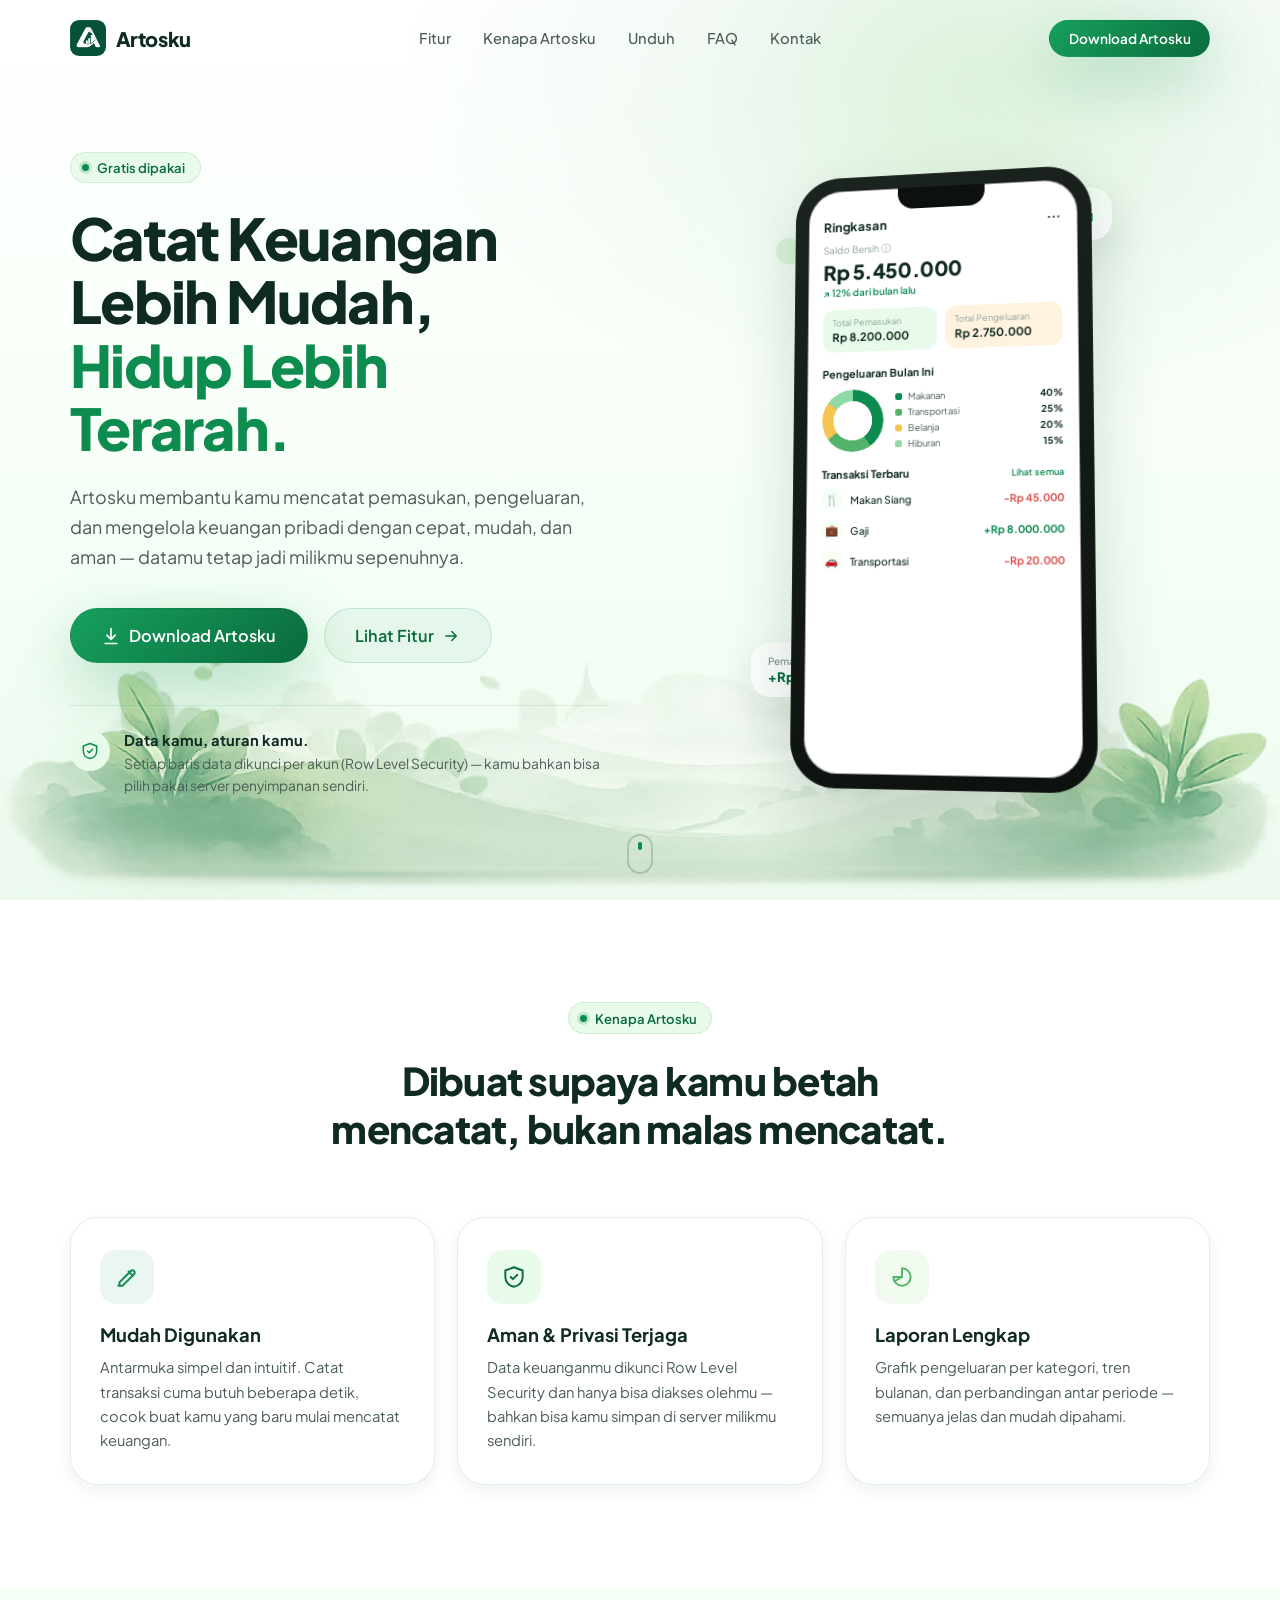
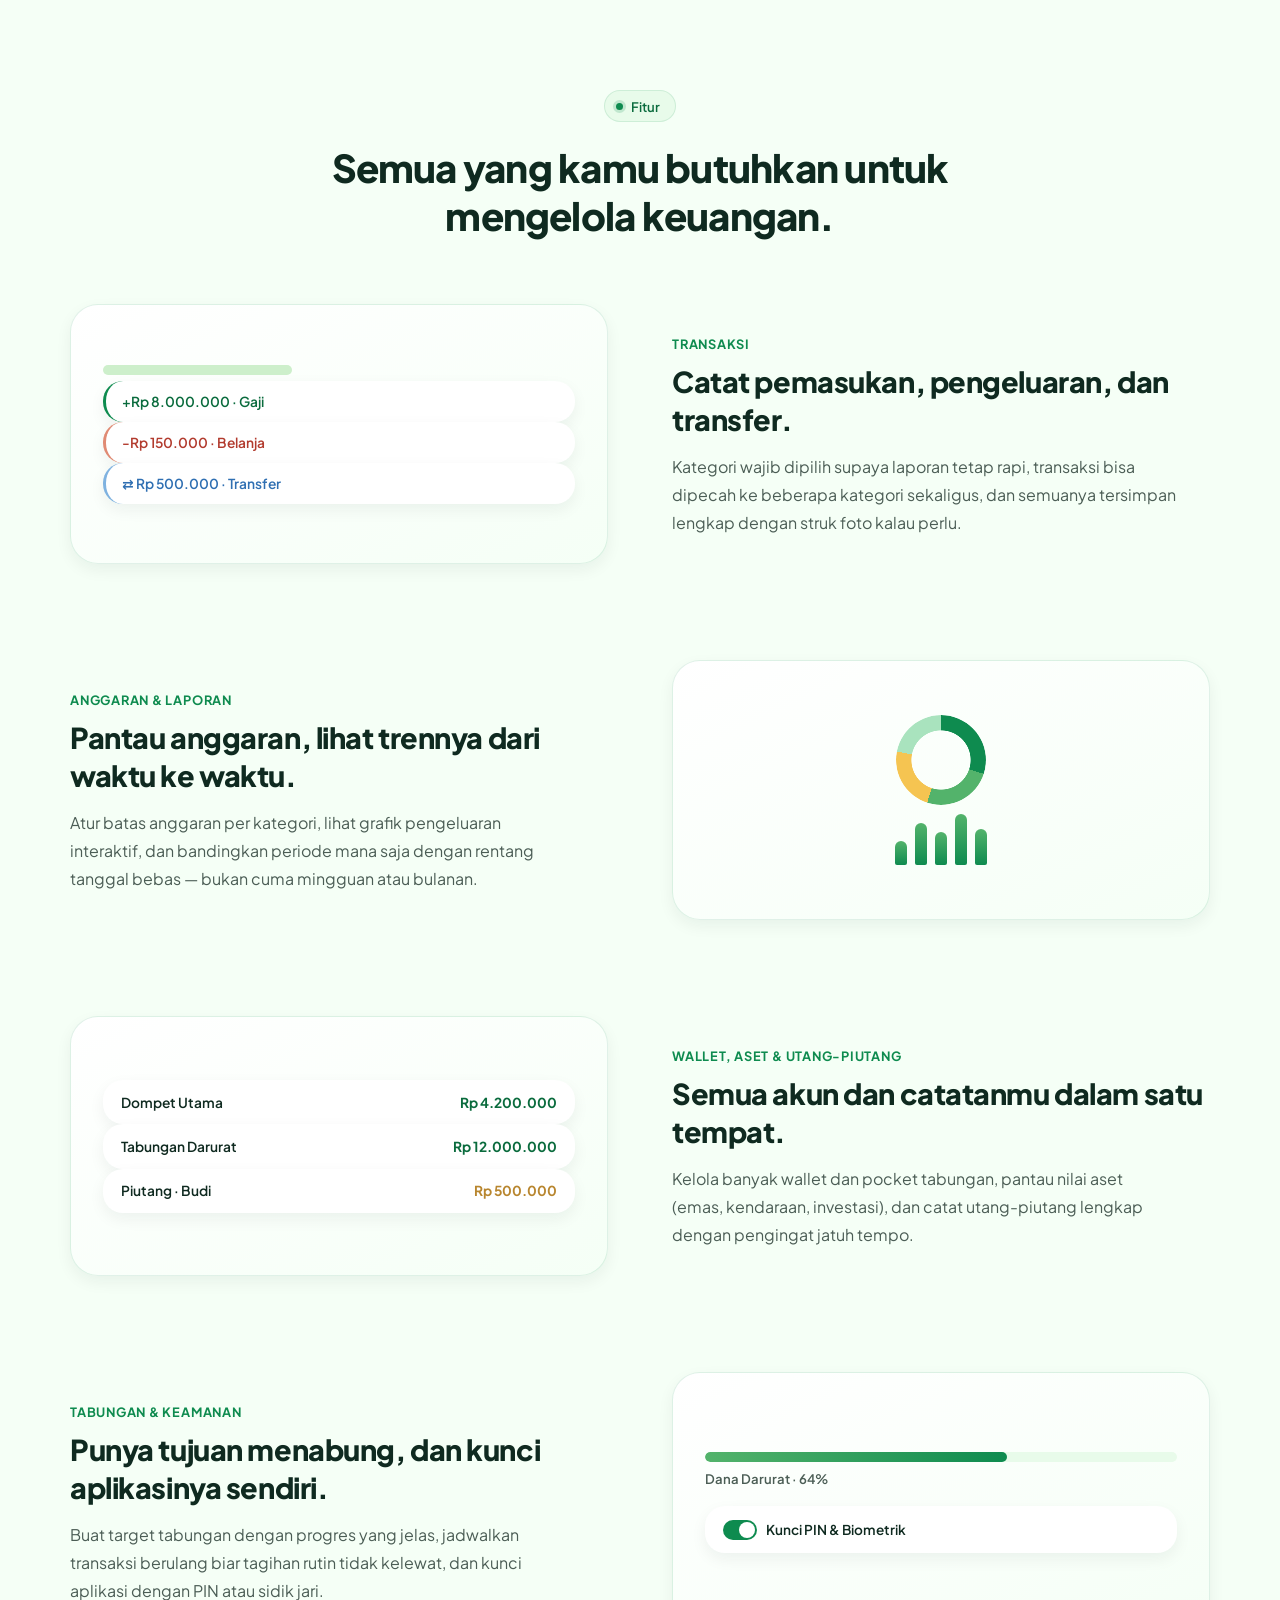
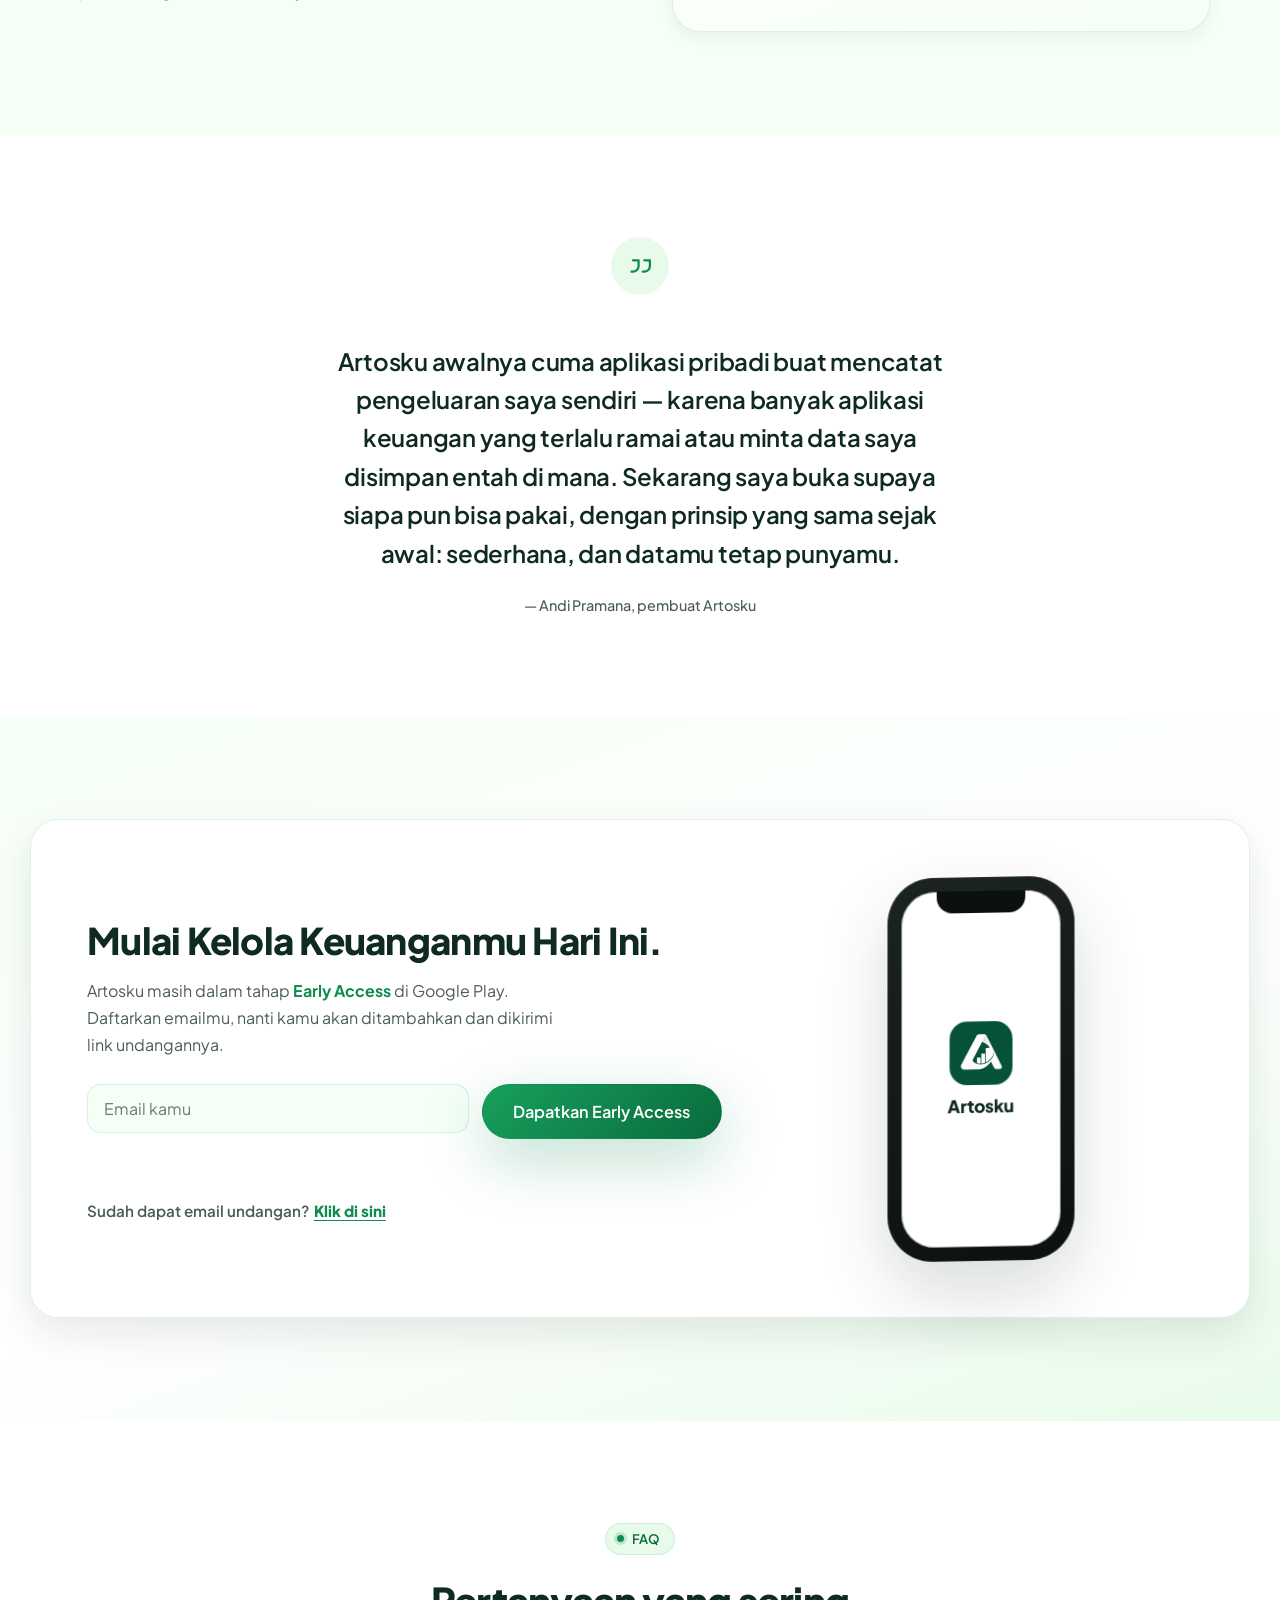
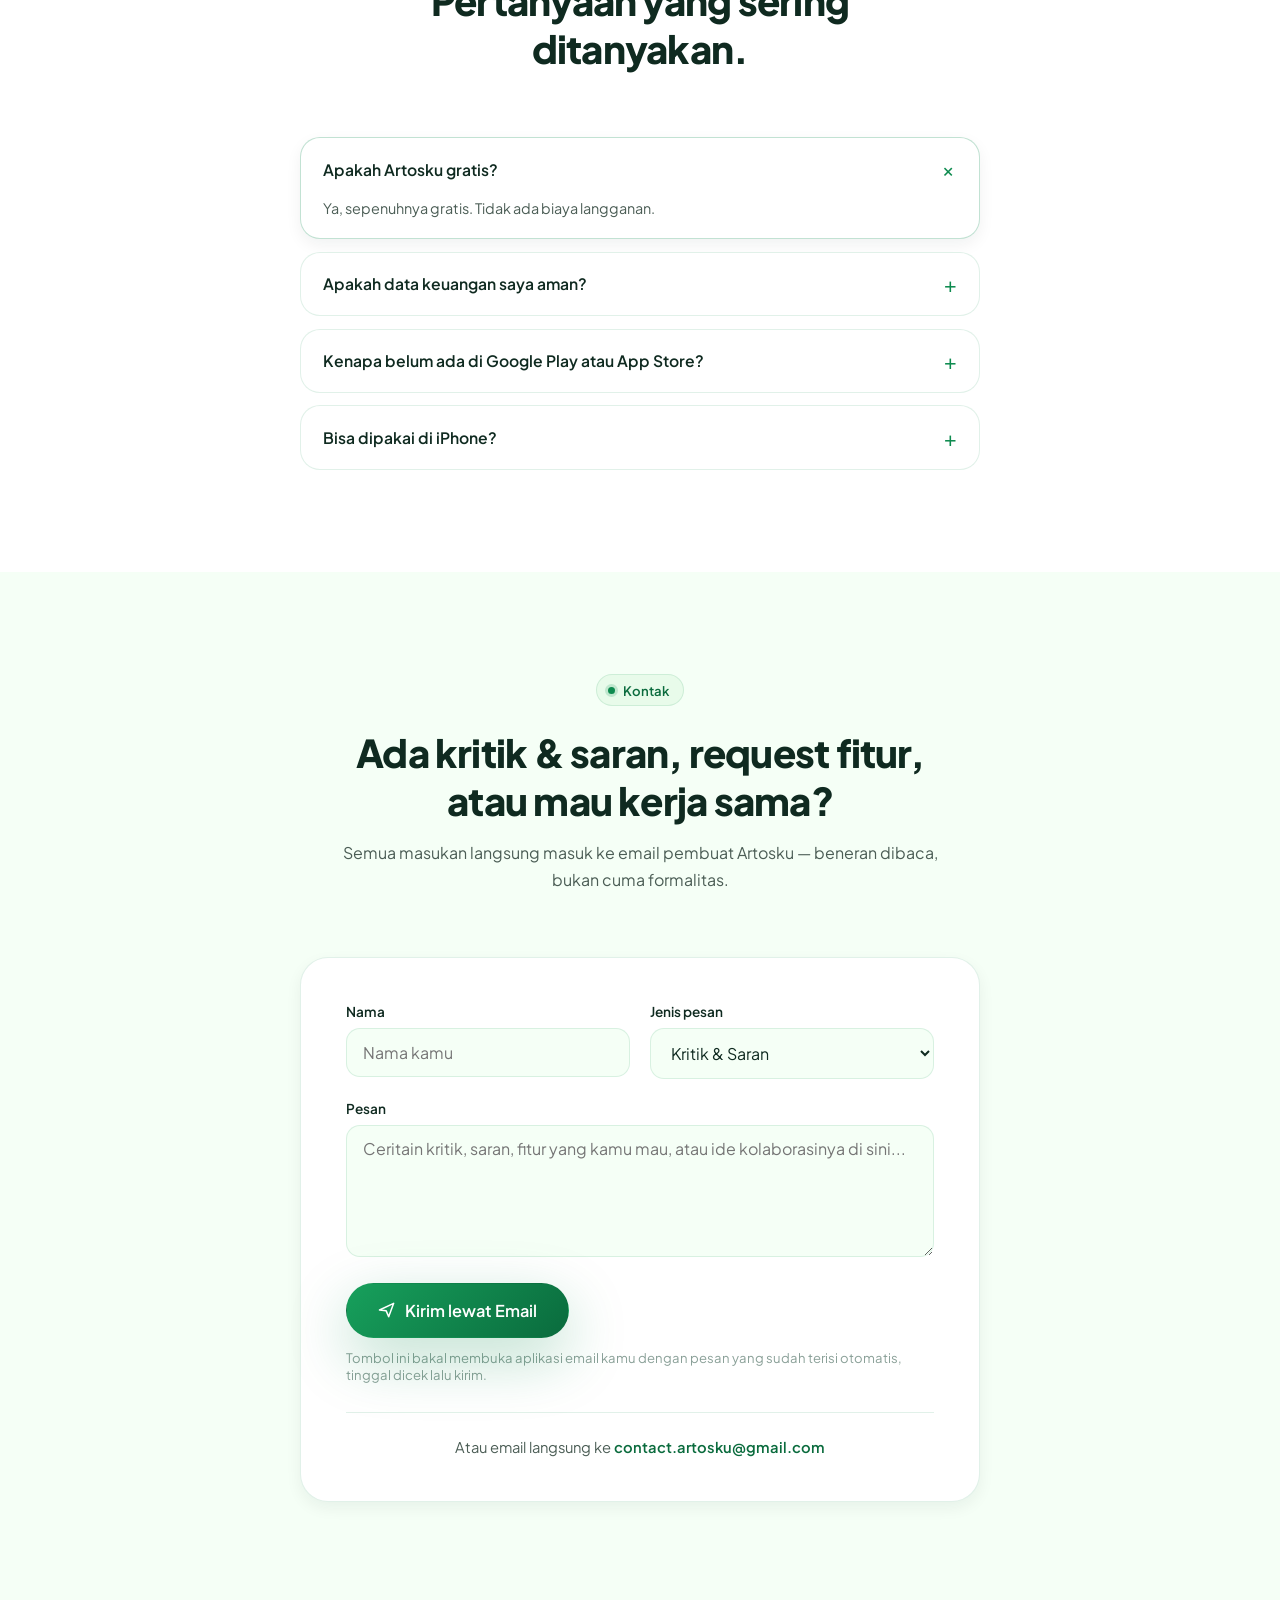
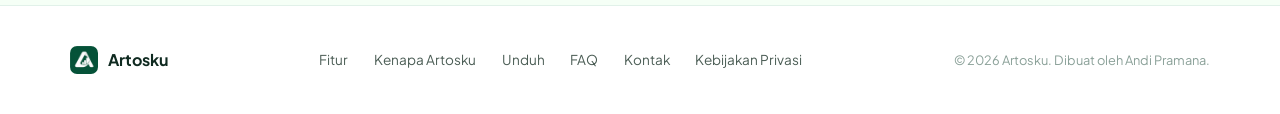
<file: index.html>
<!doctype html>
<html lang="id">
<head>
<meta charset="UTF-8" />
<meta name="viewport" content="width=device-width, initial-scale=1, viewport-fit=cover" />
<title>Artosku — Catat Keuangan Lebih Mudah, Hidup Lebih Terarah</title>
<meta name="description" content="Artosku membantu kamu mencatat pemasukan, pengeluaran, dan mengelola keuangan pribadi dengan cepat, mudah, dan aman. Data kamu, aturan kamu." />
<meta name="theme-color" content="#0E8B4F" />

<meta property="og:type" content="website" />
<meta property="og:title" content="Artosku — Catat Keuangan Lebih Mudah, Hidup Lebih Terarah" />
<meta property="og:description" content="Artosku membantu kamu mencatat pemasukan, pengeluaran, dan mengelola keuangan pribadi dengan cepat, mudah, dan aman." />
<meta property="og:image" content="assets/og-cover.png" />
<meta name="twitter:card" content="summary_large_image" />
<meta name="twitter:title" content="Artosku — Catat Keuangan Lebih Mudah, Hidup Lebih Terarah" />
<meta name="twitter:description" content="Artosku membantu kamu mencatat pemasukan, pengeluaran, dan mengelola keuangan pribadi dengan cepat, mudah, dan aman." />

<link rel="icon" href="assets/logo-mark.png" type="image/png" />
<link rel="apple-touch-icon" href="assets/logo-mark.png" />

<link rel="preconnect" href="https://fonts.googleapis.com" />
<link rel="preconnect" href="https://fonts.gstatic.com" crossorigin />
<link href="https://fonts.googleapis.com/css2?family=Plus+Jakarta+Sans:ital,wght@0,400;0,500;0,600;0,700;0,800;1,500&display=swap" rel="stylesheet" />

<link rel="stylesheet" href="css/styles.css" />

<script type="application/ld+json">
{
  "@context": "https://schema.org",
  "@type": "MobileApplication",
  "name": "Artosku",
  "operatingSystem": "ANDROID",
  "applicationCategory": "FinanceApplication",
  "description": "Aplikasi pencatatan keuangan pribadi — pemasukan, pengeluaran, anggaran, dan laporan.",
  "offers": { "@type": "Offer", "price": "0", "priceCurrency": "IDR" }
}
</script>
</head>
<body>

<a class="skip-link" href="#main">Langsung ke konten</a>

<div class="cursor-glow" aria-hidden="true"></div>

<header class="navbar" id="navbar">
  <div class="container navbar__inner">
    <a href="#top" class="brand">
      <img src="assets/logo-mark.png" alt="" width="36" height="36" class="brand__mark" />
      <span class="brand__word">Artosku</span>
    </a>

    <nav class="nav-links" aria-label="Navigasi utama">
      <a href="#fitur">Fitur</a>
      <a href="#kenapa">Kenapa Artosku</a>
      <a href="#unduh">Unduh</a>
      <a href="#faq">FAQ</a>
      <a href="#kontak">Kontak</a>
    </nav>

    <div class="navbar__actions">
      <a href="#unduh" class="btn btn--primary btn--sm">
        <span>Download Artosku</span>
      </a>
      <button class="menu-toggle" id="menuToggle" aria-label="Buka menu" aria-expanded="false" aria-controls="mobileMenu">
        <span></span><span></span><span></span>
      </button>
    </div>
  </div>
</header>

<div class="mobile-menu" id="mobileMenu">
  <nav aria-label="Navigasi mobile">
    <a href="#fitur">Fitur</a>
    <a href="#kenapa">Kenapa Artosku</a>
    <a href="#unduh">Unduh</a>
    <a href="#faq">FAQ</a>
    <a href="#kontak">Kontak</a>
    <a href="#unduh" class="btn btn--primary">Download Artosku</a>
  </nav>
</div>

<main id="main">

  <!-- ============ HERO ============ -->
  <section class="hero" id="top">
    <div class="hero__bg" aria-hidden="true">
      <div class="hero__sky"></div>
      <div class="hero__glow hero__glow--1"></div>
      <div class="hero__glow hero__glow--2"></div>
      <img class="parallax-layer" data-speed="0.06" src="assets/layer-4-back.png" alt="" />
      <img class="parallax-layer" data-speed="0.12" src="assets/layer-3.png" alt="" />
      <img class="parallax-layer" data-speed="0.20" src="assets/layer-2.png" alt="" />
      <img class="parallax-layer parallax-layer--front" data-speed="0.32" src="assets/layer-1-front.png" alt="" />
    </div>

    <div class="container hero__grid">
      <div class="hero__copy" data-reveal>
        <p class="eyebrow" data-reveal-child>
          <span class="eyebrow__dot"></span> Gratis dipakai
        </p>
        <h1 class="hero__title" data-reveal-child>
          Catat Keuangan Lebih Mudah,<br />
          <span class="text-accent">Hidup Lebih Terarah.</span>
        </h1>
        <p class="hero__desc" data-reveal-child>
          Artosku membantu kamu mencatat pemasukan, pengeluaran, dan mengelola
          keuangan pribadi dengan cepat, mudah, dan aman &mdash; datamu tetap
          jadi milikmu sepenuhnya.
        </p>

        <div class="hero__cta" data-reveal-child>
          <a href="#unduh" class="btn btn--primary btn--lg btn--shimmer">
            <svg class="icon" width="20" height="20" viewBox="0 0 24 24" fill="none"><path d="M12 3v13m0 0-5-5m5 5 5-5M5 21h14" stroke="currentColor" stroke-width="2" stroke-linecap="round" stroke-linejoin="round"/></svg>
            <span>Download Artosku</span>
          </a>
          <a href="#fitur" class="btn btn--ghost btn--lg">
            <span>Lihat Fitur</span>
            <svg class="icon icon--arrow" width="18" height="18" viewBox="0 0 24 24" fill="none"><path d="M5 12h14m0 0-6-6m6 6-6 6" stroke="currentColor" stroke-width="2" stroke-linecap="round" stroke-linejoin="round"/></svg>
          </a>
        </div>

        <div class="hero__trust" data-reveal-child>
          <div class="hero__trust-icon">
            <svg width="20" height="20" viewBox="0 0 24 24" fill="none"><path d="M12 3 4 6v6c0 4.6 3.2 8.3 8 9 4.8-.7 8-4.4 8-9V6l-8-3Z" stroke="currentColor" stroke-width="1.8" stroke-linejoin="round"/><path d="m9 12 2 2 4-4" stroke="currentColor" stroke-width="1.8" stroke-linecap="round" stroke-linejoin="round"/></svg>
          </div>
          <div>
            <strong>Data kamu, aturan kamu.</strong>
            <span>Setiap baris data dikunci per akun (Row Level Security) &mdash; kamu bahkan bisa pilih pakai server penyimpanan sendiri.</span>
          </div>
        </div>
      </div>

      <div class="hero__visual" id="heroVisual" data-reveal>
        <div class="phone-stage" id="phoneStage">
          <div class="floating-card floating-card--chart" data-speed="0.45">
            <div class="floating-tilt">
              <svg width="22" height="22" viewBox="0 0 24 24" fill="none"><path d="M4 19V9m6 10V4m6 15v-7" stroke="currentColor" stroke-width="2.2" stroke-linecap="round"/></svg>
            </div>
          </div>
          <div class="floating-card floating-card--income" data-speed="0.4">
            <div class="floating-tilt">
              <span class="floating-card__label">Pemasukan</span>
              <span class="floating-card__value">+Rp 8.200.000</span>
            </div>
          </div>
          <div class="floating-dot floating-dot--1" data-speed="0.5"><div class="floating-tilt"></div></div>
          <div class="floating-dot floating-dot--2" data-speed="0.55"><div class="floating-tilt"></div></div>
          <div class="floating-spark" data-speed="0.5">
            <div class="floating-tilt">
              <svg width="18" height="18" viewBox="0 0 24 24" fill="currentColor"><path d="M12 2c.6 3.6 2.4 5.4 6 6-3.6.6-5.4 2.4-6 6-.6-3.6-2.4-5.4-6-6 3.6-.6 5.4-2.4 6-6Z"/></svg>
            </div>
          </div>

          <div class="phone" id="phoneMock">
            <div class="phone__notch"></div>
            <div class="phone__screen">
              <div class="mockscreen">
                <div class="mockscreen__top">
                  <span class="mockscreen__label">Ringkasan</span>
                  <svg width="16" height="16" viewBox="0 0 24 24" fill="none"><circle cx="5" cy="12" r="1.6" fill="currentColor"/><circle cx="12" cy="12" r="1.6" fill="currentColor"/><circle cx="19" cy="12" r="1.6" fill="currentColor"/></svg>
                </div>
                <p class="mockscreen__sublabel">Saldo Bersih <span>&#9432;</span></p>
                <p class="mockscreen__balance">Rp 5.450.000</p>
                <p class="mockscreen__trend">&#8599; 12% dari bulan lalu</p>

                <div class="mockscreen__chips">
                  <div class="chip chip--in">
                    <span>Total Pemasukan</span>
                    <strong>Rp 8.200.000</strong>
                  </div>
                  <div class="chip chip--out">
                    <span>Total Pengeluaran</span>
                    <strong>Rp 2.750.000</strong>
                  </div>
                </div>

                <p class="mockscreen__section-title">Pengeluaran Bulan Ini</p>
                <div class="mockscreen__donut-row">
                  <div class="donut" role="img" aria-label="Diagram pengeluaran per kategori"></div>
                  <ul class="donut-legend">
                    <li><i style="background:#0E8B4F"></i>Makanan <b>40%</b></li>
                    <li><i style="background:#53B36B"></i>Transportasi <b>25%</b></li>
                    <li><i style="background:#F5C451"></i>Belanja <b>20%</b></li>
                    <li><i style="background:#8FD9A8"></i>Hiburan <b>15%</b></li>
                  </ul>
                </div>

                <div class="mockscreen__tx-head">
                  <span>Transaksi Terbaru</span>
                  <span class="mockscreen__link">Lihat semua</span>
                </div>
                <ul class="tx-list">
                  <li>
                    <span class="tx-icon">&#127860;</span>
                    <span class="tx-name">Makan Siang</span>
                    <span class="tx-amount tx-amount--out">-Rp 45.000</span>
                  </li>
                  <li>
                    <span class="tx-icon">&#128188;</span>
                    <span class="tx-name">Gaji</span>
                    <span class="tx-amount tx-amount--in">+Rp 8.000.000</span>
                  </li>
                  <li>
                    <span class="tx-icon">&#128663;</span>
                    <span class="tx-name">Transportasi</span>
                    <span class="tx-amount tx-amount--out">-Rp 20.000</span>
                  </li>
                </ul>
              </div>
            </div>
          </div>
        </div>
      </div>
    </div>

    <div class="scroll-cue" aria-hidden="true"><span></span></div>
  </section>

  <!-- ============ KENAPA ARTOSKU ============ -->
  <section class="section" id="kenapa">
    <div class="container">
      <div class="section__head" data-reveal>
        <p class="eyebrow eyebrow--center"><span class="eyebrow__dot"></span> Kenapa Artosku</p>
        <h2 class="section__title">Dibuat supaya kamu betah mencatat, bukan malas mencatat.</h2>
      </div>

      <div class="cards-3" data-reveal>
        <article class="feature-card" data-reveal-child>
          <div class="feature-card__icon feature-card__icon--a">
            <svg width="26" height="26" viewBox="0 0 24 24" fill="none"><path d="M4 20h4L18.5 9.5a2.1 2.1 0 0 0-3-3L5 17v3Z" stroke="currentColor" stroke-width="1.8" stroke-linejoin="round"/><path d="M13 6.5 17.5 11" stroke="currentColor" stroke-width="1.8"/></svg>
          </div>
          <h3>Mudah Digunakan</h3>
          <p>Antarmuka simpel dan intuitif. Catat transaksi cuma butuh beberapa detik, cocok buat kamu yang baru mulai mencatat keuangan.</p>
        </article>

        <article class="feature-card" data-reveal-child>
          <div class="feature-card__icon feature-card__icon--b">
            <svg width="26" height="26" viewBox="0 0 24 24" fill="none"><path d="M12 3 4 6v6c0 4.6 3.2 8.3 8 9 4.8-.7 8-4.4 8-9V6l-8-3Z" stroke="currentColor" stroke-width="1.8" stroke-linejoin="round"/><path d="m9 12 2 2 4-4" stroke="currentColor" stroke-width="1.8" stroke-linecap="round" stroke-linejoin="round"/></svg>
          </div>
          <h3>Aman &amp; Privasi Terjaga</h3>
          <p>Data keuanganmu dikunci Row Level Security dan hanya bisa diakses olehmu &mdash; bahkan bisa kamu simpan di server milikmu sendiri.</p>
        </article>

        <article class="feature-card" data-reveal-child>
          <div class="feature-card__icon feature-card__icon--c">
            <svg width="26" height="26" viewBox="0 0 24 24" fill="none"><path d="M12 12V4a8 8 0 1 1-8 8h8Z" stroke="currentColor" stroke-width="1.8" stroke-linejoin="round"/><path d="M12 12 5.6 15.6" stroke="currentColor" stroke-width="1.8" stroke-linecap="round"/></svg>
          </div>
          <h3>Laporan Lengkap</h3>
          <p>Grafik pengeluaran per kategori, tren bulanan, dan perbandingan antar periode &mdash; semuanya jelas dan mudah dipahami.</p>
        </article>
      </div>
    </div>
  </section>

  <!-- ============ FEATURES ============ -->
  <section class="section section--soft" id="fitur">
    <div class="container">
      <div class="section__head" data-reveal>
        <p class="eyebrow eyebrow--center"><span class="eyebrow__dot"></span> Fitur</p>
        <h2 class="section__title">Semua yang kamu butuhkan untuk mengelola keuangan.</h2>
      </div>

      <div class="feature-rows">
        <div class="feature-row" data-reveal>
          <div class="feature-row__visual" data-reveal-child>
            <div class="mini-frame mini-frame--a">
              <div class="mini-line mini-line--head"></div>
              <div class="mini-pill mini-pill--income">+Rp 8.000.000 &middot; Gaji</div>
              <div class="mini-pill mini-pill--expense">-Rp 150.000 &middot; Belanja</div>
              <div class="mini-pill mini-pill--transfer">&#8644; Rp 500.000 &middot; Transfer</div>
            </div>
          </div>
          <div class="feature-row__copy" data-reveal-child>
            <span class="feature-row__index">Transaksi</span>
            <h3>Catat pemasukan, pengeluaran, dan transfer.</h3>
            <p>Kategori wajib dipilih supaya laporan tetap rapi, transaksi bisa dipecah ke beberapa kategori sekaligus, dan semuanya tersimpan lengkap dengan struk foto kalau perlu.</p>
          </div>
        </div>

        <div class="feature-row feature-row--reverse" data-reveal>
          <div class="feature-row__visual" data-reveal-child>
            <div class="mini-frame mini-frame--b">
              <div class="mini-donut"></div>
              <div class="mini-bars">
                <span style="--h:40%"></span><span style="--h:70%"></span><span style="--h:55%"></span><span style="--h:85%"></span><span style="--h:60%"></span>
              </div>
            </div>
          </div>
          <div class="feature-row__copy" data-reveal-child>
            <span class="feature-row__index">Anggaran &amp; Laporan</span>
            <h3>Pantau anggaran, lihat trennya dari waktu ke waktu.</h3>
            <p>Atur batas anggaran per kategori, lihat grafik pengeluaran interaktif, dan bandingkan periode mana saja dengan rentang tanggal bebas &mdash; bukan cuma mingguan atau bulanan.</p>
          </div>
        </div>

        <div class="feature-row" data-reveal>
          <div class="feature-row__visual" data-reveal-child>
            <div class="mini-frame mini-frame--c">
              <div class="mini-wallet">Dompet Utama <b>Rp 4.200.000</b></div>
              <div class="mini-wallet">Tabungan Darurat <b>Rp 12.000.000</b></div>
              <div class="mini-wallet mini-wallet--debt">Piutang &middot; Budi <b>Rp 500.000</b></div>
            </div>
          </div>
          <div class="feature-row__copy" data-reveal-child>
            <span class="feature-row__index">Wallet, Aset &amp; Utang-Piutang</span>
            <h3>Semua akun dan catatanmu dalam satu tempat.</h3>
            <p>Kelola banyak wallet dan pocket tabungan, pantau nilai aset (emas, kendaraan, investasi), dan catat utang-piutang lengkap dengan pengingat jatuh tempo.</p>
          </div>
        </div>

        <div class="feature-row feature-row--reverse" data-reveal>
          <div class="feature-row__visual" data-reveal-child>
            <div class="mini-frame mini-frame--d">
              <div class="mini-goal">
                <div class="mini-goal__bar"><span style="width:64%"></span></div>
                <span class="mini-goal__label">Dana Darurat &middot; 64%</span>
              </div>
              <div class="mini-toggle"><span></span> Kunci PIN &amp; Biometrik</div>
            </div>
          </div>
          <div class="feature-row__copy" data-reveal-child>
            <span class="feature-row__index">Tabungan &amp; Keamanan</span>
            <h3>Punya tujuan menabung, dan kunci aplikasinya sendiri.</h3>
            <p>Buat target tabungan dengan progres yang jelas, jadwalkan transaksi berulang biar tagihan rutin tidak kelewat, dan kunci aplikasi dengan PIN atau sidik jari.</p>
          </div>
        </div>
      </div>
    </div>
  </section>

  <!-- ============ FOUNDER NOTE ============ -->
  <section class="section" id="cerita">
    <div class="container">
      <div class="founder-note" data-reveal>
        <div class="founder-note__mark" data-reveal-child>
          <svg width="34" height="34" viewBox="0 0 24 24" fill="none"><path d="M7 8h4v4c0 2.2-1.8 4-4 4H6" stroke="currentColor" stroke-width="1.6" stroke-linecap="round" stroke-linejoin="round"/><path d="M15 8h4v4c0 2.2-1.8 4-4 4h-1" stroke="currentColor" stroke-width="1.6" stroke-linecap="round" stroke-linejoin="round"/></svg>
        </div>
        <blockquote data-reveal-child>
          Artosku awalnya cuma aplikasi pribadi buat mencatat pengeluaran saya sendiri &mdash;
          karena banyak aplikasi keuangan yang terlalu ramai atau minta data saya disimpan
          entah di mana. Sekarang saya buka supaya siapa pun bisa pakai, dengan prinsip yang
          sama sejak awal: sederhana, dan datamu tetap punyamu.
        </blockquote>
        <p class="founder-note__by" data-reveal-child>&mdash; Andi Pramana, pembuat Artosku</p>
      </div>
    </div>
  </section>

  <!-- ============ DOWNLOAD ============ -->
  <section class="section download" id="unduh">
    <div class="download__bg" aria-hidden="true"></div>
    <div class="container download__inner" data-reveal>
      <div class="download__copy" data-reveal-child>
        <h2>Mulai Kelola Keuanganmu Hari Ini.</h2>
        <p>Artosku masih dalam tahap <strong class="text-accent">Early Access</strong> di Google Play. Daftarkan emailmu, nanti kamu akan ditambahkan dan dikirimi link undangannya.</p>

        <form class="tester-form" id="testerForm">
          <div class="form-field">
            <label for="testerEmail" class="sr-only">Email</label>
            <input type="email" id="testerEmail" name="email" autocomplete="email" placeholder="Email kamu" required />
          </div>
          <button type="submit" class="btn btn--primary btn--lg btn--shimmer">
            <span>Dapatkan Early Access</span>
          </button>
        </form>
        <p class="tester-form__status" id="testerFormStatus" role="status" aria-live="polite"></p>

        <div class="download__actions">
          <button type="button" class="already-invited">
            Sudah dapat email undangan? <span class="already-invited__cta">Klik di sini</span>
          </button>
          <a href="https://play.google.com/store/apps/details?id=com.artosku" target="_blank" rel="noopener" class="download__badge" hidden>
            <img src="assets/google-play-badge.svg" alt="Buka Artosku di Google Play" width="200" height="60" />
          </a>
        </div>
      </div>

      <div class="download__visual" data-reveal-child aria-hidden="true">
        <div class="phone phone--small">
          <div class="phone__notch"></div>
          <div class="phone__screen phone__screen--simple">
            <img src="assets/logo-mark.png" width="64" height="64" alt="" />
            <p>Artosku</p>
          </div>
        </div>
      </div>
    </div>
  </section>

  <!-- ============ FAQ ============ -->
  <section class="section" id="faq">
    <div class="container container--narrow">
      <div class="section__head" data-reveal>
        <p class="eyebrow eyebrow--center"><span class="eyebrow__dot"></span> FAQ</p>
        <h2 class="section__title">Pertanyaan yang sering ditanyakan.</h2>
      </div>

      <div class="faq-list" data-reveal>
        <details class="faq-item" data-reveal-child open>
          <summary>Apakah Artosku gratis?</summary>
          <div class="faq-item__body">Ya, sepenuhnya gratis. Tidak ada biaya langganan.</div>
        </details>
        <details class="faq-item" data-reveal-child>
          <summary>Apakah data keuangan saya aman?</summary>
          <div class="faq-item__body">Setiap baris data dilindungi Row Level Security, jadi hanya akun kamu yang bisa membacanya. Kamu juga bisa memilih menyimpan data di server Supabase milikmu sendiri, bukan cuma server bawaan Artosku.</div>
        </details>
        <details class="faq-item" data-reveal-child>
          <summary>Kenapa belum ada di Google Play atau App Store?</summary>
          <div class="faq-item__body">Artosku sedang dalam proses pengajuan ke Google Play. Untuk saat ini, install langsung lewat file APK di halaman ini — begitu sudah tersedia di Play Store, tautannya akan diperbarui di sini.</div>
        </details>
        <details class="faq-item" data-reveal-child>
          <summary>Bisa dipakai di iPhone?</summary>
          <div class="faq-item__body">Untuk saat ini Artosku baru tersedia untuk Android. Dukungan iOS masih dalam pertimbangan.</div>
        </details>
      </div>
    </div>
  </section>

  <!-- ============ KONTAK ============ -->
  <section class="section section--soft" id="kontak">
    <div class="container container--narrow">
      <div class="section__head" data-reveal>
        <p class="eyebrow eyebrow--center"><span class="eyebrow__dot"></span> Kontak</p>
        <h2 class="section__title">Ada kritik &amp; saran, request fitur, atau mau kerja sama?</h2>
        <p class="section__desc">Semua masukan langsung masuk ke email pembuat Artosku &mdash; beneran dibaca, bukan cuma formalitas.</p>
      </div>

      <div class="contact-card" data-reveal>
        <form class="contact-form" id="contactForm">
          <div class="contact-form__row" data-reveal-child>
            <div class="form-field">
              <label for="contactName">Nama</label>
              <input type="text" id="contactName" name="name" autocomplete="name" placeholder="Nama kamu" required />
            </div>
            <div class="form-field">
              <label for="contactType">Jenis pesan</label>
              <select id="contactType" name="type" required>
                <option value="Kritik &amp; Saran">Kritik &amp; Saran</option>
                <option value="Request Fitur">Request Fitur</option>
                <option value="Kerja Sama / Kolaborasi">Kerja Sama / Kolaborasi</option>
                <option value="Lainnya">Lainnya</option>
              </select>
            </div>
          </div>

          <div class="form-field" data-reveal-child>
            <label for="contactMessage">Pesan</label>
            <textarea id="contactMessage" name="message" rows="5" placeholder="Ceritain kritik, saran, fitur yang kamu mau, atau ide kolaborasinya di sini..." required></textarea>
          </div>

          <div class="contact-form__actions" data-reveal-child>
            <button type="submit" class="btn btn--primary btn--lg btn--shimmer">
              <svg class="icon" width="20" height="20" viewBox="0 0 24 24" fill="none"><path d="M3 12 20 4l-6 16-3-7-8-1Z" stroke="currentColor" stroke-width="1.8" stroke-linejoin="round"/></svg>
              <span>Kirim lewat Email</span>
            </button>
            <p class="contact-form__note">Tombol ini bakal membuka aplikasi email kamu dengan pesan yang sudah terisi otomatis, tinggal dicek lalu kirim.</p>
          </div>
        </form>

        <p class="contact-fallback" data-reveal-child>
          Atau email langsung ke
          <a href="mailto:contact.artosku@gmail.com">contact.artosku@gmail.com</a>
        </p>
      </div>
    </div>
  </section>

</main>

<footer class="footer">
  <div class="container footer__inner">
    <a href="#top" class="brand brand--footer">
      <img src="assets/logo-mark.png" alt="" width="28" height="28" />
      <span>Artosku</span>
    </a>
    <nav class="footer__links" aria-label="Navigasi footer">
      <a href="#fitur">Fitur</a>
      <a href="#kenapa">Kenapa Artosku</a>
      <a href="#unduh">Unduh</a>
      <a href="#faq">FAQ</a>
      <a href="#kontak">Kontak</a>
      <a href="privacy.html">Kebijakan Privasi</a>
    </nav>
    <p class="footer__copy">&copy; <span id="year"></span> Artosku. Dibuat oleh Andi Pramana.</p>
  </div>
</footer>

<script src="js/main.js"></script>
</body>
</html>
</file>
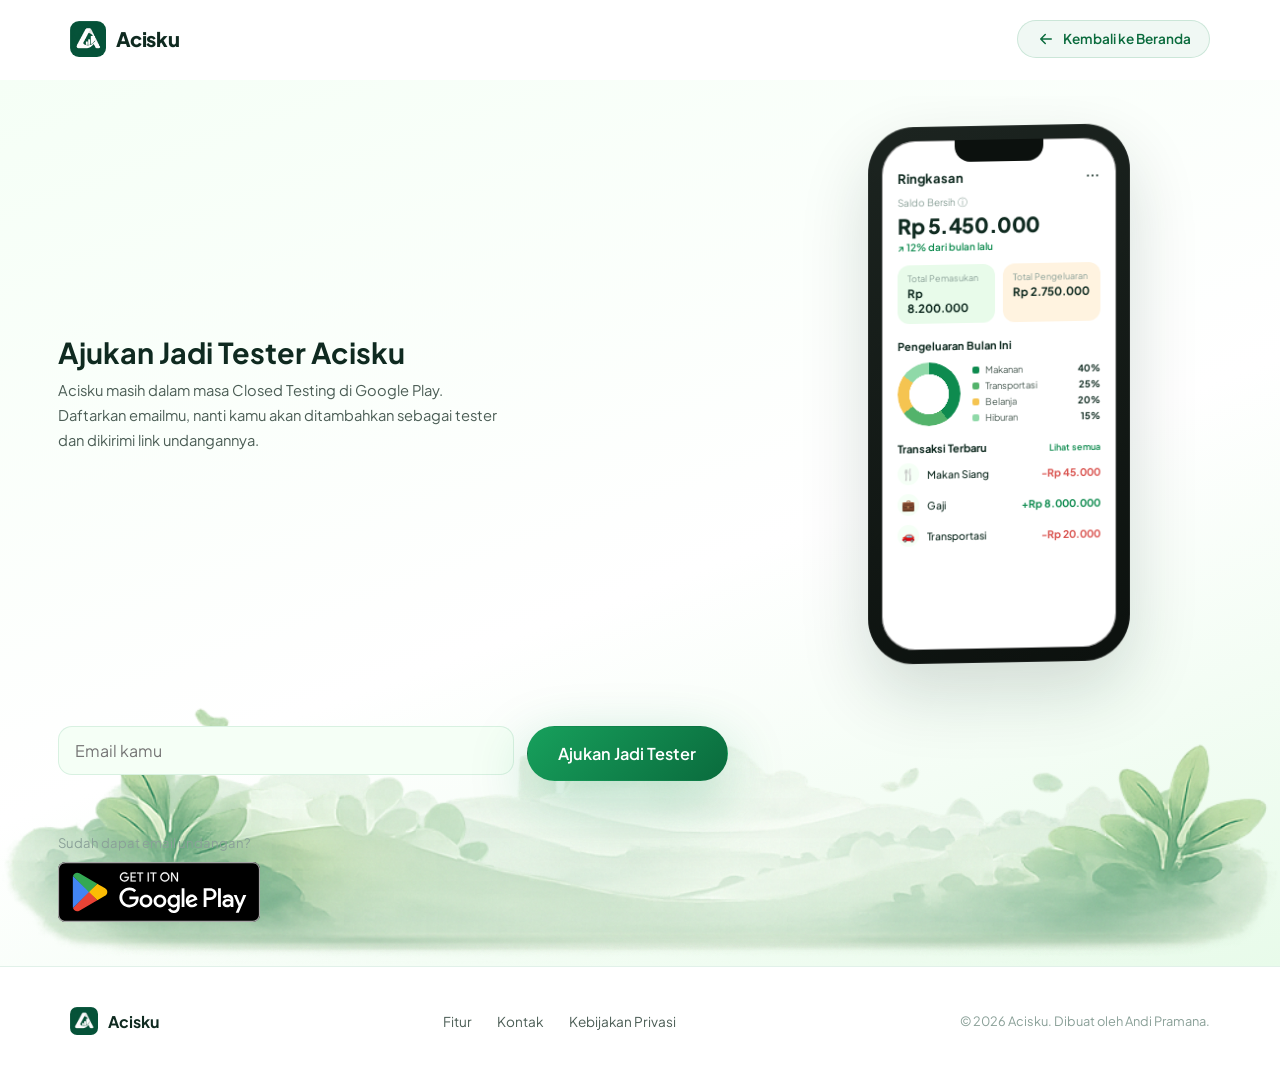
<file: daftar-tester.html>
<!doctype html>
<html lang="id">
<head>
<meta charset="UTF-8" />
<meta name="viewport" content="width=device-width, initial-scale=1, viewport-fit=cover" />
<title>Ajukan Jadi Tester — Acisku</title>
<meta name="description" content="Daftarkan emailmu untuk jadi Closed Tester Acisku di Google Play. Kamu akan ditambahkan sebagai tester dan dikirimi link undangannya." />
<meta name="theme-color" content="#0E8B4F" />
<link rel="icon" href="assets/logo-mark.png" type="image/png" />

<link rel="preconnect" href="https://fonts.googleapis.com" />
<link rel="preconnect" href="https://fonts.gstatic.com" crossorigin />
<link href="https://fonts.googleapis.com/css2?family=Plus+Jakarta+Sans:ital,wght@0,400;0,500;0,600;0,700;0,800;1,500&display=swap" rel="stylesheet" />

<link rel="stylesheet" href="css/styles.css" />
</head>
<body>

<header class="navbar is-scrolled" id="navbar">
  <div class="container navbar__inner">
    <a href="index.html" class="brand">
      <img src="assets/logo-mark.png" alt="" width="36" height="36" class="brand__mark" />
      <span class="brand__word">Acisku</span>
    </a>
    <a href="index.html" class="btn btn--ghost btn--sm">
      <svg class="icon" width="18" height="18" viewBox="0 0 24 24" fill="none"><path d="M19 12H5m0 0 6-6m-6 6 6 6" stroke="currentColor" stroke-width="2" stroke-linecap="round" stroke-linejoin="round"/></svg>
      <span>Kembali ke Beranda</span>
    </a>
  </div>
</header>

<main id="main" style="padding-top: 5rem;">

  <!-- ============ DOWNLOAD (sama seperti section di landing page) ============ -->
  <section class="section download" id="daftar">
    <div class="download__bg" aria-hidden="true">
      <img class="parallax-layer" data-speed="0.06" src="assets/layer-4-back.png" alt="" />
      <img class="parallax-layer" data-speed="0.12" src="assets/layer-3.png" alt="" />
      <img class="parallax-layer" data-speed="0.20" src="assets/layer-2.png" alt="" />
      <img class="parallax-layer parallax-layer--front" data-speed="0.32" src="assets/layer-1-front.png" alt="" />
    </div>
    <div class="container download__inner" data-reveal>
      <div class="download__copy" data-reveal-child>
        <h1>Ajukan Jadi Tester Acisku</h1>
        <p>Acisku masih dalam masa Closed Testing di Google Play. Daftarkan emailmu, nanti kamu akan ditambahkan sebagai tester dan dikirimi link undangannya.</p>
      </div>

      <div class="download__visual" data-reveal-child aria-hidden="true">
        <div class="phone-shrink">
        <div class="phone">
          <div class="phone__notch"></div>
          <div class="phone__screen">
            <div class="mockscreen">
              <div class="mockscreen__top">
                <span class="mockscreen__label">Ringkasan</span>
                <svg width="16" height="16" viewBox="0 0 24 24" fill="none"><circle cx="5" cy="12" r="1.6" fill="currentColor"/><circle cx="12" cy="12" r="1.6" fill="currentColor"/><circle cx="19" cy="12" r="1.6" fill="currentColor"/></svg>
              </div>
              <p class="mockscreen__sublabel">Saldo Bersih <span>&#9432;</span></p>
              <p class="mockscreen__balance">Rp 5.450.000</p>
              <p class="mockscreen__trend">&#8599; 12% dari bulan lalu</p>

              <div class="mockscreen__chips">
                <div class="chip chip--in">
                  <span>Total Pemasukan</span>
                  <strong>Rp 8.200.000</strong>
                </div>
                <div class="chip chip--out">
                  <span>Total Pengeluaran</span>
                  <strong>Rp 2.750.000</strong>
                </div>
              </div>

              <p class="mockscreen__section-title">Pengeluaran Bulan Ini</p>
              <div class="mockscreen__donut-row">
                <div class="donut" role="img" aria-label="Diagram pengeluaran per kategori"></div>
                <ul class="donut-legend">
                  <li><i style="background:#0E8B4F"></i>Makanan <b>40%</b></li>
                  <li><i style="background:#53B36B"></i>Transportasi <b>25%</b></li>
                  <li><i style="background:#F5C451"></i>Belanja <b>20%</b></li>
                  <li><i style="background:#8FD9A8"></i>Hiburan <b>15%</b></li>
                </ul>
              </div>

              <div class="mockscreen__tx-head">
                <span>Transaksi Terbaru</span>
                <span class="mockscreen__link">Lihat semua</span>
              </div>
              <ul class="tx-list">
                <li>
                  <span class="tx-icon">&#127860;</span>
                  <span class="tx-name">Makan Siang</span>
                  <span class="tx-amount tx-amount--out">-Rp 45.000</span>
                </li>
                <li>
                  <span class="tx-icon">&#128188;</span>
                  <span class="tx-name">Gaji</span>
                  <span class="tx-amount tx-amount--in">+Rp 8.000.000</span>
                </li>
                <li>
                  <span class="tx-icon">&#128663;</span>
                  <span class="tx-name">Transportasi</span>
                  <span class="tx-amount tx-amount--out">-Rp 20.000</span>
                </li>
              </ul>
            </div>
          </div>
        </div>
        </div>
      </div>

      <div class="download__cta" data-reveal-child>
        <form class="tester-form" id="testerForm">
          <div class="form-field">
            <label for="testerEmail" class="sr-only">Email</label>
            <input type="email" id="testerEmail" name="email" autocomplete="email" placeholder="Email kamu" required />
          </div>
          <button type="submit" class="btn btn--primary btn--lg btn--shimmer">
            <span>Ajukan Jadi Tester</span>
          </button>
        </form>
        <p class="tester-form__status" id="testerFormStatus" role="status" aria-live="polite"></p>

        <div class="download__actions" style="margin-top: 1.6rem;">
          <span class="download__meta">Sudah dapat email undangan?</span>
          <a href="https://play.google.com/store/apps/details?id=com.andipramana.acisku" target="_blank" rel="noopener" class="download__badge">
            <img src="assets/google-play-badge.svg" alt="Buka Acisku di Google Play" width="200" height="60" />
          </a>
        </div>
      </div>
    </div>
  </section>

</main>

<footer class="footer">
  <div class="container footer__inner">
    <a href="index.html" class="brand brand--footer">
      <img src="assets/logo-mark.png" alt="" width="28" height="28" />
      <span>Acisku</span>
    </a>
    <nav class="footer__links" aria-label="Navigasi footer">
      <a href="index.html#fitur">Fitur</a>
      <a href="index.html#kontak">Kontak</a>
      <a href="privacy.html">Kebijakan Privasi</a>
    </nav>
    <p class="footer__copy">&copy; <span id="year"></span> Acisku. Dibuat oleh Andi Pramana.</p>
  </div>
</footer>

<script src="js/main.js"></script>
</body>
</html>
</file>
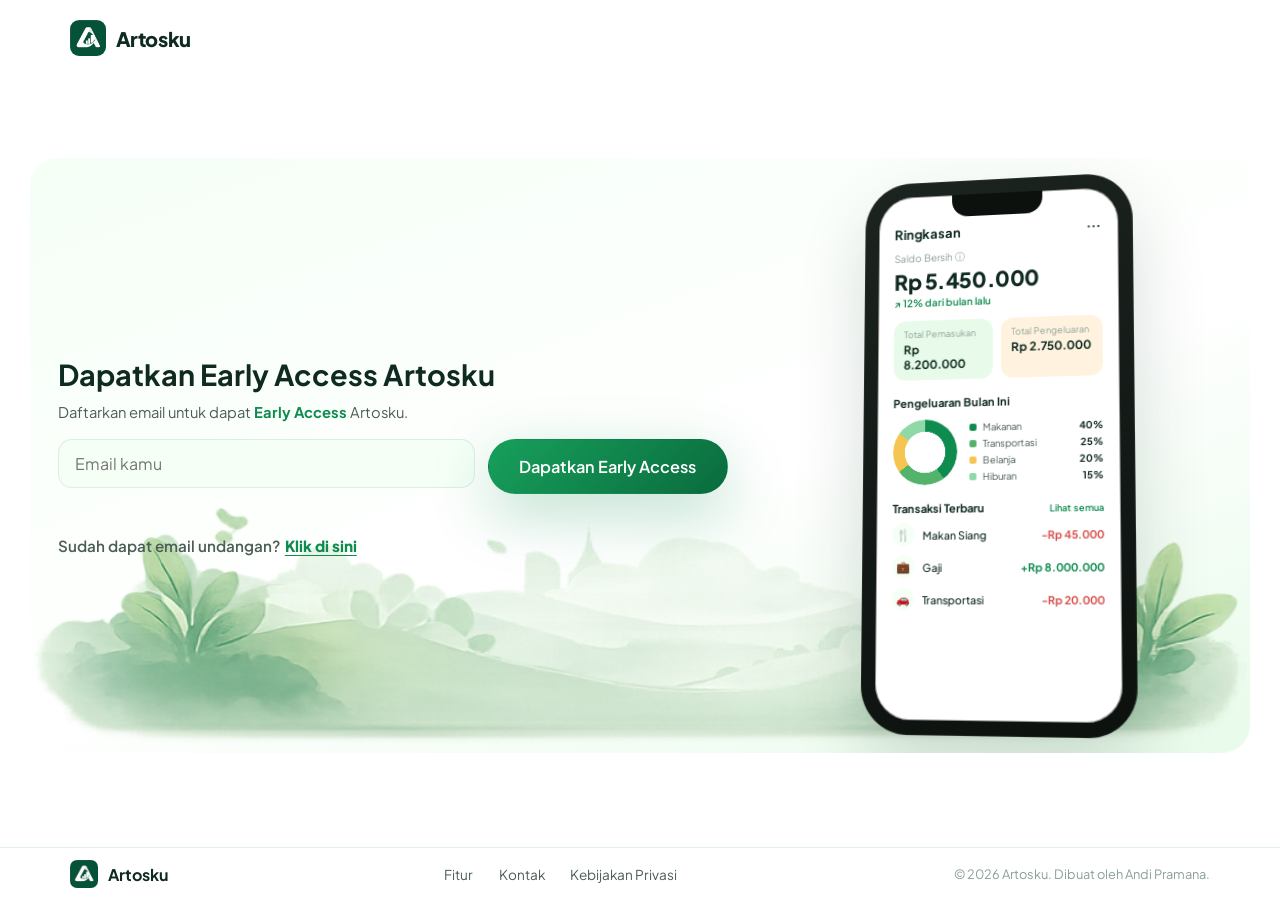
<file: early-access.html>
<!doctype html>
<html lang="id">
<head>
<meta charset="UTF-8" />
<meta name="viewport" content="width=device-width, initial-scale=1, viewport-fit=cover" />
<title>Dapatkan Early Access — Artosku</title>
<meta name="description" content="Daftarkan emailmu untuk dapat Early Access Artosku di Google Play. Kamu akan ditambahkan dan dikirimi link undangannya." />
<meta name="theme-color" content="#0E8B4F" />
<link rel="icon" href="assets/logo-mark.png" type="image/png" />

<link rel="preconnect" href="https://fonts.googleapis.com" />
<link rel="preconnect" href="https://fonts.gstatic.com" crossorigin />
<link href="https://fonts.googleapis.com/css2?family=Plus+Jakarta+Sans:ital,wght@0,400;0,500;0,600;0,700;0,800;1,500&display=swap" rel="stylesheet" />

<link rel="stylesheet" href="css/styles.css" />
</head>
<body class="page-early-access">

<header class="navbar is-scrolled" id="navbar">
  <div class="container navbar__inner">
    <a href="index.html" class="brand">
      <img src="assets/logo-mark.png" alt="" width="36" height="36" class="brand__mark" />
      <span class="brand__word">Artosku</span>
    </a>
  </div>
</header>

<main id="main" style="padding-top: 4rem;">

  <!-- ============ DOWNLOAD (sama seperti section di landing page) ============ -->
  <section class="section download" id="daftar">
    <div class="container download__inner" data-reveal>
      <div class="download__bg" aria-hidden="true">
        <img class="parallax-layer" data-speed="0.06" src="assets/layer-4-back.png" alt="" />
        <img class="parallax-layer" data-speed="0.12" src="assets/layer-3.png" alt="" />
        <img class="parallax-layer" data-speed="0.20" src="assets/layer-2.png" alt="" />
        <img class="parallax-layer parallax-layer--front" data-speed="0.32" src="assets/layer-1-front.png" alt="" />
      </div>
      <div class="download__copy" data-reveal-child>
        <h1>Dapatkan Early Access Artosku</h1>
        <p>Daftarkan email untuk dapat <strong class="text-accent">Early Access</strong> Artosku.</p>

        <form class="tester-form" id="testerForm">
          <div class="form-field">
            <label for="testerEmail" class="sr-only">Email</label>
            <input type="email" id="testerEmail" name="email" autocomplete="email" placeholder="Email kamu" required />
          </div>
          <button type="submit" class="btn btn--primary btn--lg btn--shimmer">
            <span>Dapatkan Early Access</span>
          </button>
        </form>
        <p class="tester-form__status" id="testerFormStatus" role="status" aria-live="polite"></p>

        <div class="download__actions" style="margin-top: 1rem;">
          <button type="button" class="already-invited">
            Sudah dapat email undangan? <span class="already-invited__cta">Klik di sini</span>
          </button>
          <a href="https://play.google.com/store/apps/details?id=com.artosku" target="_blank" rel="noopener" class="download__badge" hidden>
            <img src="assets/google-play-badge.svg" alt="Buka Artosku di Google Play" width="200" height="60" />
          </a>
        </div>
      </div>

      <div class="download__visual" data-reveal-child aria-hidden="true">
        <div class="phone-stage">
        <div class="phone">
          <div class="phone__notch"></div>
          <div class="phone__screen">
            <div class="mockscreen">
              <div class="mockscreen__top">
                <span class="mockscreen__label">Ringkasan</span>
                <svg width="16" height="16" viewBox="0 0 24 24" fill="none"><circle cx="5" cy="12" r="1.6" fill="currentColor"/><circle cx="12" cy="12" r="1.6" fill="currentColor"/><circle cx="19" cy="12" r="1.6" fill="currentColor"/></svg>
              </div>
              <p class="mockscreen__sublabel">Saldo Bersih <span>&#9432;</span></p>
              <p class="mockscreen__balance">Rp 5.450.000</p>
              <p class="mockscreen__trend">&#8599; 12% dari bulan lalu</p>

              <div class="mockscreen__chips">
                <div class="chip chip--in">
                  <span>Total Pemasukan</span>
                  <strong>Rp 8.200.000</strong>
                </div>
                <div class="chip chip--out">
                  <span>Total Pengeluaran</span>
                  <strong>Rp 2.750.000</strong>
                </div>
              </div>

              <p class="mockscreen__section-title">Pengeluaran Bulan Ini</p>
              <div class="mockscreen__donut-row">
                <div class="donut" role="img" aria-label="Diagram pengeluaran per kategori"></div>
                <ul class="donut-legend">
                  <li><i style="background:#0E8B4F"></i>Makanan <b>40%</b></li>
                  <li><i style="background:#53B36B"></i>Transportasi <b>25%</b></li>
                  <li><i style="background:#F5C451"></i>Belanja <b>20%</b></li>
                  <li><i style="background:#8FD9A8"></i>Hiburan <b>15%</b></li>
                </ul>
              </div>

              <div class="mockscreen__tx-head">
                <span>Transaksi Terbaru</span>
                <span class="mockscreen__link">Lihat semua</span>
              </div>
              <ul class="tx-list">
                <li>
                  <span class="tx-icon">&#127860;</span>
                  <span class="tx-name">Makan Siang</span>
                  <span class="tx-amount tx-amount--out">-Rp 45.000</span>
                </li>
                <li>
                  <span class="tx-icon">&#128188;</span>
                  <span class="tx-name">Gaji</span>
                  <span class="tx-amount tx-amount--in">+Rp 8.000.000</span>
                </li>
                <li>
                  <span class="tx-icon">&#128663;</span>
                  <span class="tx-name">Transportasi</span>
                  <span class="tx-amount tx-amount--out">-Rp 20.000</span>
                </li>
              </ul>
            </div>
          </div>
        </div>
        </div>
      </div>
    </div>
  </section>

</main>

<footer class="footer">
  <div class="container footer__inner">
    <a href="index.html" class="brand brand--footer">
      <img src="assets/logo-mark.png" alt="" width="28" height="28" />
      <span>Artosku</span>
    </a>
    <nav class="footer__links" aria-label="Navigasi footer">
      <a href="index.html#fitur">Fitur</a>
      <a href="index.html#kontak">Kontak</a>
      <a href="privacy.html">Kebijakan Privasi</a>
    </nav>
    <p class="footer__copy">&copy; <span id="year"></span> Artosku. Dibuat oleh Andi Pramana.</p>
  </div>
</footer>

<script src="js/main.js"></script>
</body>
</html>
</file>
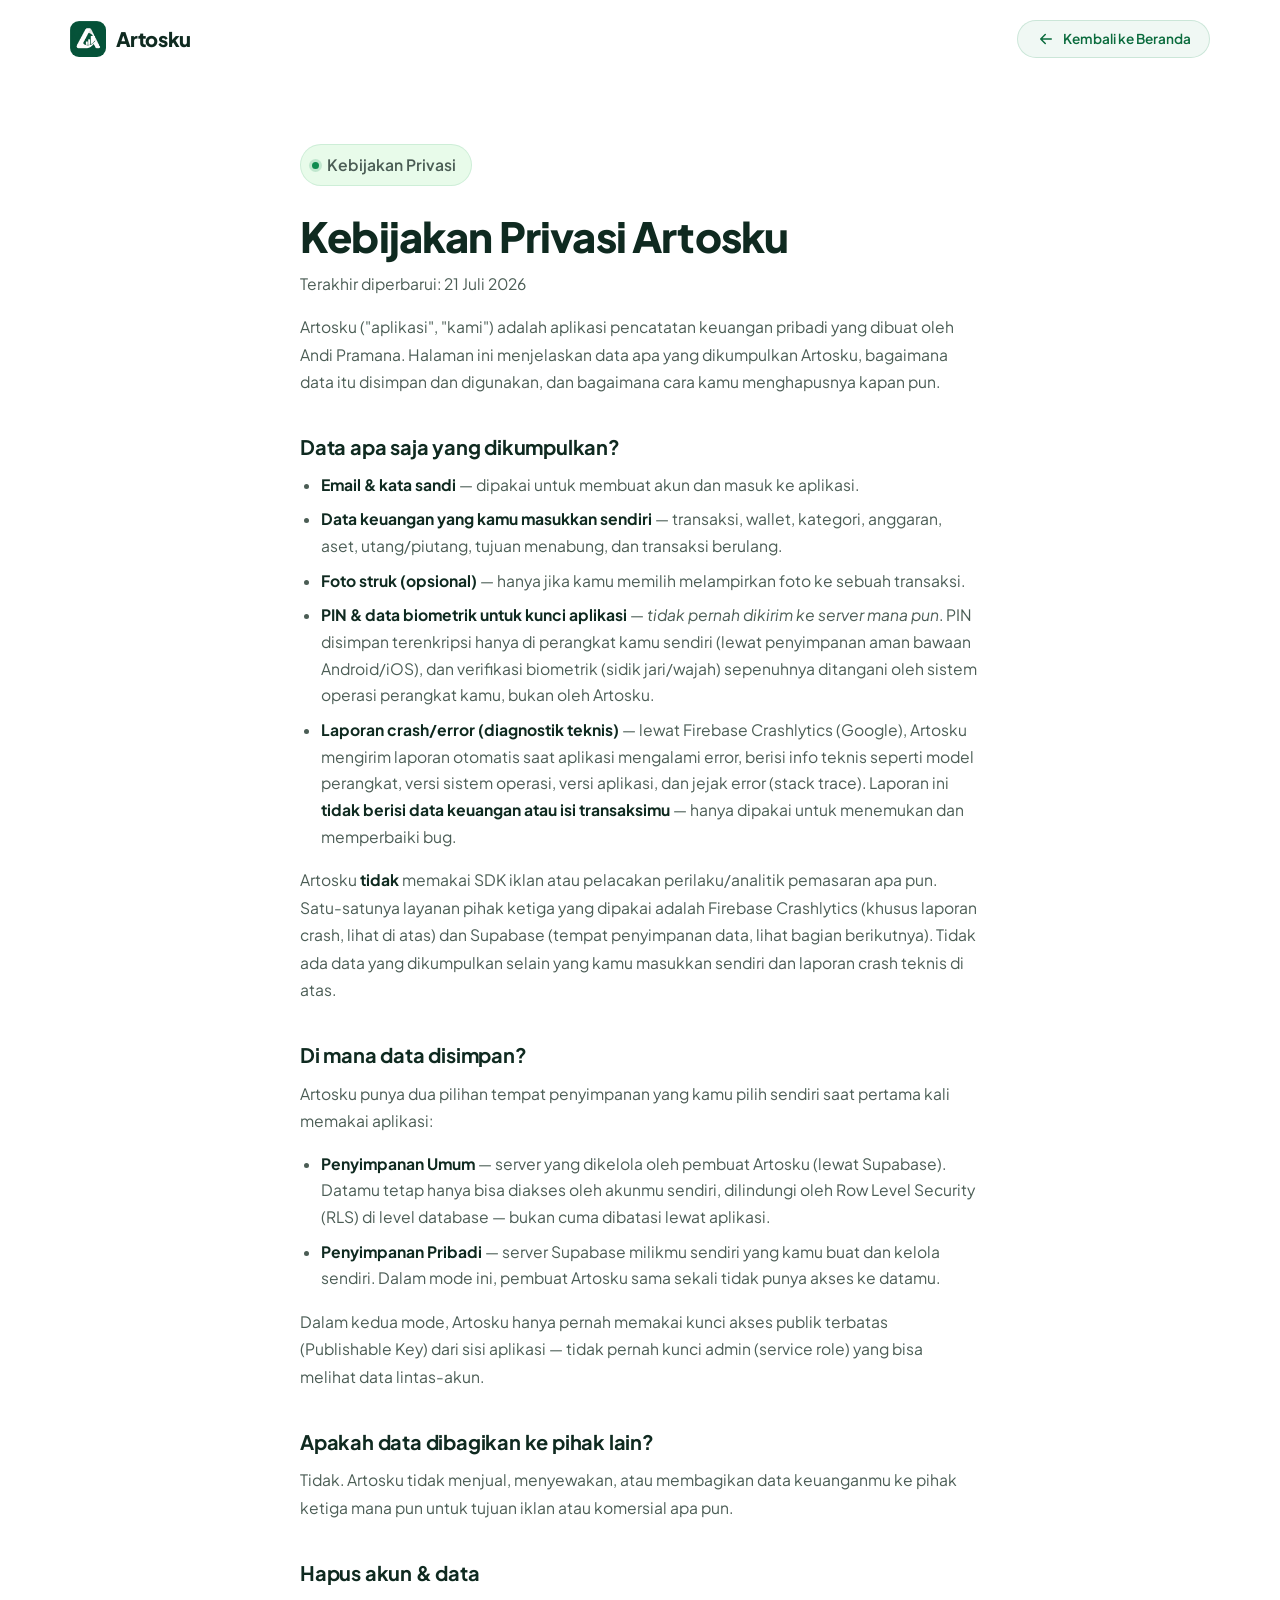
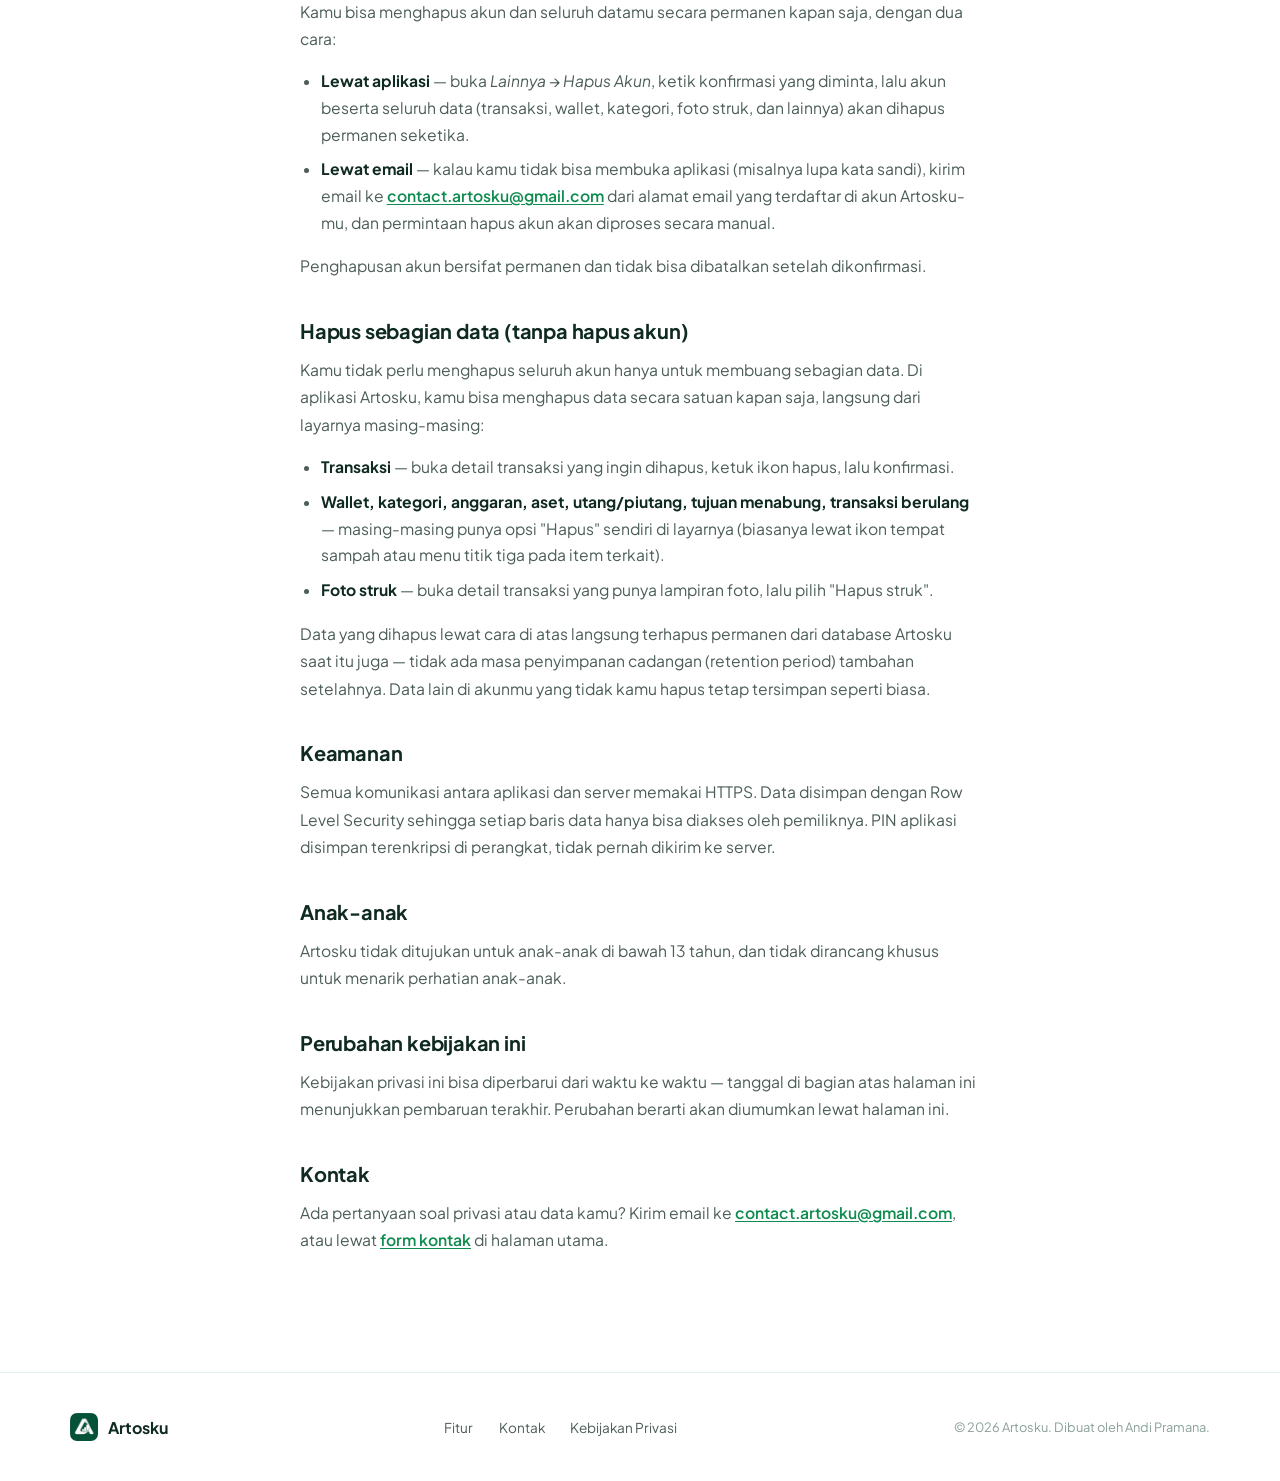
<file: privacy.html>
<!doctype html>
<html lang="id">
<head>
<meta charset="UTF-8" />
<meta name="viewport" content="width=device-width, initial-scale=1, viewport-fit=cover" />
<title>Kebijakan Privasi — Artosku</title>
<meta name="description" content="Kebijakan privasi Artosku: data apa yang dikumpulkan, bagaimana disimpan, dan cara menghapus akun & data kamu." />
<meta name="theme-color" content="#0E8B4F" />
<link rel="icon" href="assets/logo-mark.png" type="image/png" />

<link rel="preconnect" href="https://fonts.googleapis.com" />
<link rel="preconnect" href="https://fonts.gstatic.com" crossorigin />
<link href="https://fonts.googleapis.com/css2?family=Plus+Jakarta+Sans:ital,wght@0,400;0,500;0,600;0,700;0,800;1,500&display=swap" rel="stylesheet" />

<link rel="stylesheet" href="css/styles.css" />
</head>
<body>

<header class="navbar is-scrolled" id="navbar">
  <div class="container navbar__inner">
    <a href="index.html" class="brand">
      <img src="assets/logo-mark.png" alt="" width="36" height="36" class="brand__mark" />
      <span class="brand__word">Artosku</span>
    </a>
    <a href="index.html" class="btn btn--ghost btn--sm">
      <svg class="icon" width="18" height="18" viewBox="0 0 24 24" fill="none"><path d="M19 12H5m0 0 6-6m-6 6 6 6" stroke="currentColor" stroke-width="2" stroke-linecap="round" stroke-linejoin="round"/></svg>
      <span>Kembali ke Beranda</span>
    </a>
  </div>
</header>

<main id="main">
  <section class="section legal" style="padding-top: clamp(7rem, 12vw, 9rem);">
    <div class="container container--narrow legal-doc">
      <p class="eyebrow"><span class="eyebrow__dot"></span> Kebijakan Privasi</p>
      <h1>Kebijakan Privasi Artosku</h1>
      <p class="legal-doc__updated">Terakhir diperbarui: 21 Juli 2026</p>

      <p>
        Artosku ("aplikasi", "kami") adalah aplikasi pencatatan keuangan pribadi yang dibuat oleh Andi Pramana.
        Halaman ini menjelaskan data apa yang dikumpulkan Artosku, bagaimana data itu disimpan dan digunakan, dan
        bagaimana cara kamu menghapusnya kapan pun.
      </p>

      <h2>Data apa saja yang dikumpulkan?</h2>
      <ul>
        <li><strong>Email &amp; kata sandi</strong> — dipakai untuk membuat akun dan masuk ke aplikasi.</li>
        <li><strong>Data keuangan yang kamu masukkan sendiri</strong> — transaksi, wallet, kategori, anggaran, aset, utang/piutang, tujuan menabung, dan transaksi berulang.</li>
        <li><strong>Foto struk (opsional)</strong> — hanya jika kamu memilih melampirkan foto ke sebuah transaksi.</li>
        <li><strong>PIN &amp; data biometrik untuk kunci aplikasi</strong> — <em>tidak pernah dikirim ke server mana pun</em>. PIN disimpan terenkripsi hanya di perangkat kamu sendiri (lewat penyimpanan aman bawaan Android/iOS), dan verifikasi biometrik (sidik jari/wajah) sepenuhnya ditangani oleh sistem operasi perangkat kamu, bukan oleh Artosku.</li>
        <li><strong>Laporan crash/error (diagnostik teknis)</strong> — lewat Firebase Crashlytics (Google), Artosku mengirim laporan otomatis saat aplikasi mengalami error, berisi info teknis seperti model perangkat, versi sistem operasi, versi aplikasi, dan jejak error (stack trace). Laporan ini <strong>tidak berisi data keuangan atau isi transaksimu</strong> — hanya dipakai untuk menemukan dan memperbaiki bug.</li>
      </ul>
      <p>
        Artosku <strong>tidak</strong> memakai SDK iklan atau pelacakan perilaku/analitik pemasaran apa pun.
        Satu-satunya layanan pihak ketiga yang dipakai adalah Firebase Crashlytics (khusus laporan crash, lihat
        di atas) dan Supabase (tempat penyimpanan data, lihat bagian berikutnya). Tidak ada data yang
        dikumpulkan selain yang kamu masukkan sendiri dan laporan crash teknis di atas.
      </p>

      <h2>Di mana data disimpan?</h2>
      <p>
        Artosku punya dua pilihan tempat penyimpanan yang kamu pilih sendiri saat pertama kali memakai aplikasi:
      </p>
      <ul>
        <li>
          <strong>Penyimpanan Umum</strong> — server yang dikelola oleh pembuat Artosku (lewat Supabase).
          Datamu tetap hanya bisa diakses oleh akunmu sendiri, dilindungi oleh Row Level Security (RLS) di
          level database — bukan cuma dibatasi lewat aplikasi.
        </li>
        <li>
          <strong>Penyimpanan Pribadi</strong> — server Supabase milikmu sendiri yang kamu buat dan kelola
          sendiri. Dalam mode ini, pembuat Artosku sama sekali tidak punya akses ke datamu.
        </li>
      </ul>
      <p>
        Dalam kedua mode, Artosku hanya pernah memakai kunci akses publik terbatas (Publishable Key) dari
        sisi aplikasi — tidak pernah kunci admin (service role) yang bisa melihat data lintas-akun.
      </p>

      <h2>Apakah data dibagikan ke pihak lain?</h2>
      <p>
        Tidak. Artosku tidak menjual, menyewakan, atau membagikan data keuanganmu ke pihak ketiga mana pun untuk
        tujuan iklan atau komersial apa pun.
      </p>

      <h2 id="hapus-akun">Hapus akun &amp; data</h2>
      <p>Kamu bisa menghapus akun dan seluruh datamu secara permanen kapan saja, dengan dua cara:</p>
      <ul>
        <li><strong>Lewat aplikasi</strong> — buka <em>Lainnya → Hapus Akun</em>, ketik konfirmasi yang diminta, lalu akun beserta seluruh data (transaksi, wallet, kategori, foto struk, dan lainnya) akan dihapus permanen seketika.</li>
        <li><strong>Lewat email</strong> — kalau kamu tidak bisa membuka aplikasi (misalnya lupa kata sandi), kirim email ke <a href="mailto:contact.artosku@gmail.com?subject=Permintaan%20Hapus%20Akun%20Artosku">contact.artosku@gmail.com</a> dari alamat email yang terdaftar di akun Artosku-mu, dan permintaan hapus akun akan diproses secara manual.</li>
      </ul>
      <p>Penghapusan akun bersifat permanen dan tidak bisa dibatalkan setelah dikonfirmasi.</p>

      <h2 id="hapus-sebagian-data">Hapus sebagian data (tanpa hapus akun)</h2>
      <p>
        Kamu tidak perlu menghapus seluruh akun hanya untuk membuang sebagian data. Di aplikasi Artosku, kamu bisa
        menghapus data secara satuan kapan saja, langsung dari layarnya masing-masing:
      </p>
      <ul>
        <li><strong>Transaksi</strong> — buka detail transaksi yang ingin dihapus, ketuk ikon hapus, lalu konfirmasi.</li>
        <li><strong>Wallet, kategori, anggaran, aset, utang/piutang, tujuan menabung, transaksi berulang</strong> — masing-masing punya opsi "Hapus" sendiri di layarnya (biasanya lewat ikon tempat sampah atau menu titik tiga pada item terkait).</li>
        <li><strong>Foto struk</strong> — buka detail transaksi yang punya lampiran foto, lalu pilih "Hapus struk".</li>
      </ul>
      <p>
        Data yang dihapus lewat cara di atas langsung terhapus permanen dari database Artosku saat itu juga —
        tidak ada masa penyimpanan cadangan (retention period) tambahan setelahnya. Data lain di akunmu yang
        tidak kamu hapus tetap tersimpan seperti biasa.
      </p>

      <h2>Keamanan</h2>
      <p>
        Semua komunikasi antara aplikasi dan server memakai HTTPS. Data disimpan dengan Row Level Security
        sehingga setiap baris data hanya bisa diakses oleh pemiliknya. PIN aplikasi disimpan terenkripsi di
        perangkat, tidak pernah dikirim ke server.
      </p>

      <h2>Anak-anak</h2>
      <p>
        Artosku tidak ditujukan untuk anak-anak di bawah 13 tahun, dan tidak dirancang khusus untuk menarik
        perhatian anak-anak.
      </p>

      <h2>Perubahan kebijakan ini</h2>
      <p>
        Kebijakan privasi ini bisa diperbarui dari waktu ke waktu — tanggal di bagian atas halaman ini
        menunjukkan pembaruan terakhir. Perubahan berarti akan diumumkan lewat halaman ini.
      </p>

      <h2>Kontak</h2>
      <p>
        Ada pertanyaan soal privasi atau data kamu? Kirim email ke
        <a href="mailto:contact.artosku@gmail.com">contact.artosku@gmail.com</a>, atau lewat
        <a href="index.html#kontak">form kontak</a> di halaman utama.
      </p>
    </div>
  </section>
</main>

<footer class="footer">
  <div class="container footer__inner">
    <a href="index.html" class="brand brand--footer">
      <img src="assets/logo-mark.png" alt="" width="28" height="28" />
      <span>Artosku</span>
    </a>
    <nav class="footer__links" aria-label="Navigasi footer">
      <a href="index.html#fitur">Fitur</a>
      <a href="index.html#kontak">Kontak</a>
      <a href="privacy.html">Kebijakan Privasi</a>
    </nav>
    <p class="footer__copy">&copy; <span id="year"></span> Artosku. Dibuat oleh Andi Pramana.</p>
  </div>
</footer>

<script src="js/main.js"></script>
</body>
</html>
</file>
<file: css/styles.css>
/* ==========================================================================
   Artosku landing page — design tokens
   ========================================================================== */

:root {
  --primary: #0E8B4F;
  --primary-dark: #0A6B3D;
  --primary-light: #17A05C;
  --secondary: #53B36B;
  --accent: #CDEFCB;
  --accent-soft: #E8FBEA;

  --bg: #FFFFFF;
  --bg-soft: #F5FFF6;
  --card-bg: rgba(255, 255, 255, 0.72);
  --card-border: rgba(14, 139, 79, 0.12);

  --ink: #0F2A20;
  --ink-soft: #4B5D55;
  --ink-faint: #8AA098;

  --shadow-sm: 0 6px 16px rgba(15, 42, 32, 0.06);
  --shadow-md: 0 16px 40px rgba(15, 42, 32, 0.10);
  --shadow-lg: 0 30px 70px rgba(15, 42, 32, 0.16);
  --shadow-glow: 0 20px 60px rgba(14, 139, 79, 0.28);

  --radius-sm: 14px;
  --radius-md: 20px;
  --radius-lg: 28px;
  --radius-pill: 999px;

  --ease-out-expo: cubic-bezier(0.16, 1, 0.3, 1);
  --ease-soft: cubic-bezier(0.22, 1, 0.36, 1);

  --container-w: 1220px;
  --font-display: "Plus Jakarta Sans", ui-sans-serif, system-ui, sans-serif;
}

/* ==========================================================================
   Reset / base
   ========================================================================== */

*, *::before, *::after { box-sizing: border-box; }
/* scroll-behavior: smooth is intentionally NOT set globally here — in
   Chrome/Edge on Windows it also applies to native mouse-wheel scrolling,
   turning every discrete wheel tick into its own eased animation, which
   reads as stepped/jittery scrolling while just reading the page. Smooth
   scrolling for in-page anchor links is instead done via
   Element.scrollIntoView({ behavior: "smooth" }) in js/main.js, which only
   fires on anchor clicks and leaves native wheel/trackpad scrolling alone. */
html { overflow-x: hidden; }
@media (prefers-reduced-motion: reduce) {
  html { scroll-behavior: auto; }
  * { animation-duration: 0.001ms !important; animation-iteration-count: 1 !important; transition-duration: 0.001ms !important; scroll-behavior: auto !important; }
}

body {
  margin: 0;
  font-family: var(--font-display);
  color: var(--ink);
  background: var(--bg);
  -webkit-font-smoothing: antialiased;
  text-rendering: optimizeLegibility;
  overflow-x: hidden;
  width: 100%;
}

img { max-width: 100%; display: block; }
a { color: inherit; text-decoration: none; }
ul { list-style: none; margin: 0; padding: 0; }
h1, h2, h3, p { margin: 0; }
button { font: inherit; cursor: pointer; }
svg { display: block; }

.skip-link {
  position: absolute;
  left: -999px;
  top: 0;
  background: var(--primary);
  color: #fff;
  padding: 0.75rem 1.25rem;
  border-radius: 0 0 var(--radius-sm) 0;
  z-index: 1000;
}
.skip-link:focus { left: 0; }

:focus-visible {
  outline: 2px solid var(--primary);
  outline-offset: 3px;
  border-radius: 6px;
}

.container {
  max-width: var(--container-w);
  margin-inline: auto;
  padding-inline: clamp(1.25rem, 4vw, 2.5rem);
}
.container--narrow { max-width: 760px; }

.text-accent { color: var(--primary); }

/* cursor glow (desktop only, decorative) */
.cursor-glow {
  position: fixed;
  inset: 0;
  pointer-events: none;
  z-index: 2;
  background: radial-gradient(420px circle at var(--mx, 50%) var(--my, 30%), rgba(14, 139, 79, 0.06), transparent 70%);
  opacity: 0;
  transition: opacity 0.4s ease;
}
@media (hover: hover) and (pointer: fine) {
  .cursor-glow.is-active { opacity: 1; }
}

/* ==========================================================================
   Buttons
   ========================================================================== */

.btn {
  --btn-y: 0px;
  position: relative;
  display: inline-flex;
  align-items: center;
  justify-content: center;
  gap: 0.5rem;
  font-weight: 600;
  font-size: 0.95rem;
  padding: 0.85rem 1.5rem;
  border-radius: var(--radius-pill);
  border: 1px solid transparent;
  transform: translateY(var(--btn-y));
  transition: transform 0.35s var(--ease-out-expo), box-shadow 0.35s var(--ease-out-expo), background 0.25s ease, border-color 0.25s ease;
  white-space: nowrap;
}
.btn .icon { transition: transform 0.3s var(--ease-out-expo); }
.btn:hover { --btn-y: -3px; }
.btn:active { --btn-y: -1px; }

.btn--primary {
  background: linear-gradient(135deg, var(--primary-light), var(--primary-dark));
  color: #fff;
  box-shadow: var(--shadow-glow);
}
.btn--primary:hover { box-shadow: 0 26px 60px rgba(14, 139, 79, 0.38); }

.btn--shimmer { position: relative; overflow: hidden; }
.btn--shimmer::after {
  content: "";
  position: absolute;
  inset: 0;
  background: linear-gradient(115deg, transparent 20%, rgba(255, 255, 255, 0.35) 40%, transparent 60%);
  transform: translateX(-120%);
  transition: transform 0.9s var(--ease-out-expo);
}
.btn--shimmer:hover::after { transform: translateX(120%); }

.btn--ghost {
  background: rgba(14, 139, 79, 0.06);
  color: var(--primary-dark);
  border-color: rgba(14, 139, 79, 0.16);
}
.btn--ghost:hover { background: rgba(14, 139, 79, 0.12); }
.btn--ghost:hover .icon--arrow { transform: translateX(4px); }

.btn--lg { padding: 1rem 1.9rem; font-size: 1.02rem; }
.btn--sm { padding: 0.55rem 1.15rem; font-size: 0.85rem; }

/* ==========================================================================
   Navbar
   ========================================================================== */

.navbar {
  position: fixed;
  top: 0; left: 0; right: 0;
  z-index: 100;
  padding-block: 1.25rem;
  transition: padding 0.4s var(--ease-soft), background 0.4s var(--ease-soft), box-shadow 0.4s var(--ease-soft), backdrop-filter 0.4s ease;
}
.navbar.is-scrolled {
  padding-block: 0.7rem;
  background: rgba(255, 255, 255, 0.72);
  backdrop-filter: blur(16px) saturate(160%);
  -webkit-backdrop-filter: blur(16px) saturate(160%);
  box-shadow: 0 8px 30px rgba(15, 42, 32, 0.08);
}

.navbar__inner {
  display: flex;
  align-items: center;
  justify-content: space-between;
  gap: 1.5rem;
}

.brand { display: inline-flex; align-items: center; gap: 0.6rem; }
.brand__mark { border-radius: 9px; }
.brand__word { font-weight: 800; font-size: 1.25rem; letter-spacing: -0.02em; color: var(--ink); }

.nav-links { display: flex; align-items: center; gap: 2rem; }
.nav-links a {
  font-size: 0.92rem;
  font-weight: 500;
  color: var(--ink-soft);
  position: relative;
  padding-block: 4px;
  transition: color 0.25s ease;
}
.nav-links a::after {
  content: "";
  position: absolute;
  left: 0; right: 100%;
  bottom: 0;
  height: 2px;
  background: var(--primary);
  border-radius: 2px;
  transition: right 0.3s var(--ease-out-expo);
}
.nav-links a:hover { color: var(--ink); }
.nav-links a:hover::after { right: 0; }

.navbar__actions { display: flex; align-items: center; gap: 1rem; }
.navbar__actions .btn--primary { display: none; }
@media (min-width: 860px) { .navbar__actions .btn--primary { display: inline-flex; } }

.menu-toggle {
  display: flex;
  flex-direction: column;
  gap: 5px;
  background: none;
  border: none;
  padding: 8px;
}
.menu-toggle span {
  width: 22px; height: 2px;
  background: var(--ink);
  border-radius: 2px;
  transition: transform 0.35s var(--ease-out-expo), opacity 0.25s ease;
}
.menu-toggle[aria-expanded="true"] span:nth-child(1) { transform: translateY(7px) rotate(45deg); }
.menu-toggle[aria-expanded="true"] span:nth-child(2) { opacity: 0; }
.menu-toggle[aria-expanded="true"] span:nth-child(3) { transform: translateY(-7px) rotate(-45deg); }
@media (min-width: 860px) { .menu-toggle { display: none; } }

@media (max-width: 859px) {
  .nav-links { display: none; }
}

.mobile-menu {
  position: fixed;
  inset: 0;
  z-index: 99;
  background: linear-gradient(160deg, #ffffff 0%, var(--bg-soft) 100%);
  display: flex;
  align-items: center;
  justify-content: center;
  opacity: 0;
  visibility: hidden;
  transform: translateY(-8px);
  transition: opacity 0.4s var(--ease-soft), transform 0.4s var(--ease-soft), visibility 0.4s;
}
.mobile-menu.is-open { opacity: 1; visibility: visible; transform: translateY(0); }
.mobile-menu nav { display: flex; flex-direction: column; align-items: center; gap: 1.6rem; }
.mobile-menu a { font-size: 1.6rem; font-weight: 700; color: var(--ink); }
.mobile-menu .btn { margin-top: 1rem; }

/* ==========================================================================
   Hero
   ========================================================================== */

.hero {
  position: relative;
  /* Fits the whole hero (text + phone) into one viewport at load, desktop
     and mobile alike, instead of running past the fold — flex column's
     default cross-axis stretch keeps .hero__grid full-width while
     justify-content centers it vertically within the 100dvh box. Only
     .hero__bg and .scroll-cue are position:absolute, so .hero__grid is
     the sole flex item here. */
  min-height: 100dvh;
  display: flex;
  flex-direction: column;
  justify-content: center;
  padding-top: clamp(4.5rem, 9vw, 6rem);
  padding-bottom: clamp(2rem, 4vw, 3rem);
  overflow: hidden;
  isolation: isolate;
}

.hero__bg { position: absolute; inset: 0; z-index: -1; overflow: hidden; }
.hero__sky {
  position: absolute; inset: 0;
  background:
    radial-gradient(1000px 600px at 78% 8%, rgba(83, 179, 107, 0.14), transparent 60%),
    linear-gradient(180deg, #ffffff 0%, var(--bg-soft) 62%, #eefaf0 100%);
}
.hero__glow {
  position: absolute;
  border-radius: 50%;
  filter: blur(60px);
  opacity: 0.55;
}
.hero__glow--1 { width: 460px; height: 460px; top: -120px; right: 6%; background: radial-gradient(circle, rgba(205,239,197,0.9), transparent 70%); animation: drift-a 14s ease-in-out infinite; will-change: transform; }
.hero__glow--2 { width: 320px; height: 320px; bottom: -60px; left: 2%; background: radial-gradient(circle, rgba(83,179,107,0.25), transparent 70%); animation: drift-b 18s ease-in-out infinite; will-change: transform; }

@keyframes drift-a { 0%,100% { transform: translate(0,0); } 50% { transform: translate(-24px, 26px); } }
@keyframes drift-b { 0%,100% { transform: translate(0,0); } 50% { transform: translate(20px, -18px); } }

.parallax-layer {
  position: absolute;
  left: 0; right: 0;
  bottom: 0;
  width: 100%;
  will-change: transform;
}
.parallax-layer--front { z-index: 2; }

.hero__grid {
  position: relative;
  z-index: 1;
  display: grid;
  grid-template-columns: minmax(0, 1fr);
  gap: clamp(2.5rem, 6vw, 4rem);
  align-items: center;
}
@media (min-width: 980px) {
  .hero__grid { grid-template-columns: minmax(0, 1fr) minmax(0, 1fr); }
  /* .phone-stage's own max-width:360px (≈730px tall at its 340/690 aspect
     ratio) was the actual cause of desktop overflow, not .hero's own
     height — min-height/flex-centering can't shrink content that's
     already taller than the viewport. Scaling the cap off viewport
     HEIGHT (not just width) keeps the phone (and so the whole hero)
     fitting one screen on both short laptop windows and tall monitors. */
  .hero__visual .phone-stage { max-width: clamp(220px, 34vh, 320px); }
}

.hero__copy, .hero__visual { min-width: 0; }

.eyebrow {
  display: inline-flex;
  align-items: center;
  gap: 0.5rem;
  font-size: 0.82rem;
  font-weight: 600;
  color: var(--primary-dark);
  background: var(--accent-soft);
  border: 1px solid var(--card-border);
  padding: 0.4rem 0.9rem 0.4rem 0.7rem;
  border-radius: var(--radius-pill);
  margin-bottom: 1.4rem;
}
.eyebrow__dot {
  width: 7px; height: 7px;
  border-radius: 50%;
  background: var(--primary);
  box-shadow: 0 0 0 3px rgba(14,139,79,0.18);
  animation: pulse-dot 2.2s ease-in-out infinite;
}
@keyframes pulse-dot { 0%,100% { box-shadow: 0 0 0 3px rgba(14,139,79,0.18); } 50% { box-shadow: 0 0 0 6px rgba(14,139,79,0.08); } }
.eyebrow--center { justify-content: center; }

.hero__title {
  font-size: clamp(2.3rem, 5.2vw, 3.6rem);
  font-weight: 800;
  line-height: 1.1;
  letter-spacing: -0.03em;
  color: var(--ink);
}

.hero__desc {
  margin-top: 1.4rem;
  font-size: clamp(1rem, 1.4vw, 1.15rem);
  line-height: 1.7;
  color: var(--ink-soft);
  max-width: 42ch;
}

.hero__cta { display: flex; flex-wrap: wrap; gap: 1rem; margin-top: 2.2rem; }

.hero__trust {
  display: flex;
  align-items: flex-start;
  gap: 0.85rem;
  margin-top: 2.6rem;
  padding-top: 1.6rem;
  border-top: 1px solid var(--card-border);
  max-width: 34rem;
}
.hero__trust-icon {
  flex-shrink: 0;
  width: 40px; height: 40px;
  border-radius: 50%;
  display: grid; place-items: center;
  background: var(--accent-soft);
  color: var(--primary);
}
.hero__trust strong { display: block; font-size: 0.92rem; color: var(--ink); margin-bottom: 0.15rem; }
.hero__trust span { font-size: 0.86rem; color: var(--ink-soft); line-height: 1.55; }

/* ---- hero visual / phone stage ---- */

.hero__visual { position: relative; }
.phone-stage {
  position: relative;
  perspective: 1400px;
  max-width: 360px;
  margin-inline: auto;
}

.phone {
  position: relative;
  width: 100%;
  aspect-ratio: 340 / 690;
  background: linear-gradient(160deg, #1c2420, #0c110e);
  border-radius: 46px;
  padding: 14px;
  box-shadow: var(--shadow-lg), 0 0 0 1px rgba(255,255,255,0.06) inset;
  transform: rotateX(var(--rx, 6deg)) rotateY(var(--ry, -10deg)) scale(var(--ps, 1));
  transition: transform 0.5s var(--ease-out-expo);
  animation: float-phone 8s ease-in-out infinite;
  will-change: transform;
}
/* float-phone previously animated `margin-top`, which forces a layout
   reflow on every frame for as long as the hero is in view — a much
   costlier, jitter-prone way to move an element than animating `transform`,
   which the compositor can handle without touching layout. It's rewritten
   here as a translateY on `transform`, folded into the same keyframe value
   as the existing rotateX/rotateY/scale (read live from --rx/--ry/--ps) so
   the idle float and the JS mouse-tilt keep cooperating on one transform
   instead of one overwriting the other. */
@keyframes float-phone {
  0%, 100% { transform: rotateX(var(--rx, 6deg)) rotateY(var(--ry, -10deg)) scale(var(--ps, 1)) translateY(0); }
  50% { transform: rotateX(var(--rx, 6deg)) rotateY(var(--ry, -10deg)) scale(var(--ps, 1)) translateY(-14px); }
}

.phone__notch {
  position: absolute;
  top: 14px; left: 50%;
  transform: translateX(-50%);
  width: 90px; height: 22px;
  background: #0c110e;
  border-radius: 0 0 16px 16px;
  z-index: 2;
}
.phone__screen {
  position: relative;
  width: 100%; height: 100%;
  background: #fff;
  border-radius: 34px;
  overflow: hidden;
  box-shadow: 0 0 0 1px rgba(0,0,0,0.4) inset;
}

.mockscreen {
  padding: 30px 16px 14px;
  font-size: 12px;
  height: 100%;
  overflow: hidden;
}
.mockscreen__top { display: flex; align-items: center; justify-content: space-between; color: var(--ink); }
.mockscreen__label { font-weight: 700; font-size: 13px; }
.mockscreen__sublabel { margin-top: 10px; font-size: 10px; color: var(--ink-faint); }
.mockscreen__balance { font-size: 21px; font-weight: 800; letter-spacing: -0.02em; margin-top: 2px; color: var(--ink); }
.mockscreen__trend { font-size: 10px; color: var(--primary); font-weight: 600; margin-top: 2px; }

.mockscreen__chips { display: flex; gap: 8px; margin-top: 12px; }
.chip { flex: 1; border-radius: 12px; padding: 8px 10px; }
.chip span { display: block; font-size: 9px; color: var(--ink-faint); }
.chip strong { display: block; font-size: 11.5px; font-weight: 700; margin-top: 2px; }
.chip--in { background: var(--accent-soft); }
.chip--out { background: #FFF3E0; }

.mockscreen__section-title { margin-top: 16px; font-weight: 700; font-size: 11px; color: var(--ink); }
.mockscreen__donut-row { display: flex; align-items: center; gap: 12px; margin-top: 10px; }
.donut {
  width: 64px; height: 64px;
  border-radius: 50%;
  flex-shrink: 0;
  background: conic-gradient(#0E8B4F 0% 40%, #53B36B 40% 65%, #F5C451 65% 85%, #8FD9A8 85% 100%);
  -webkit-mask: radial-gradient(circle, transparent 44%, #000 45%);
  mask: radial-gradient(circle, transparent 44%, #000 45%);
}
.donut-legend { flex: 1; font-size: 9.5px; color: var(--ink-soft); display: flex; flex-direction: column; gap: 4px; }
.donut-legend li { display: flex; align-items: center; gap: 6px; }
.donut-legend i { width: 7px; height: 7px; border-radius: 2px; display: inline-block; }
.donut-legend b { margin-left: auto; color: var(--ink); font-weight: 700; }

.mockscreen__tx-head { display: flex; justify-content: space-between; align-items: baseline; margin-top: 16px; }
.mockscreen__tx-head span:first-child { font-weight: 700; font-size: 11px; color: var(--ink); }
.mockscreen__link { font-size: 9px; color: var(--primary); font-weight: 600; }
.tx-list { margin-top: 8px; display: flex; flex-direction: column; gap: 9px; }
.tx-list li { display: flex; align-items: center; gap: 8px; }
.tx-icon { width: 22px; height: 22px; border-radius: 50%; background: var(--bg-soft); display: grid; place-items: center; font-size: 11px; }
.tx-name { flex: 1; font-size: 10.5px; color: var(--ink); font-weight: 500; }
.tx-amount { font-size: 10.5px; font-weight: 700; }
.tx-amount--in { color: var(--primary); }
.tx-amount--out { color: #D9534F; }

/* floating cards around phone
   NOTE: the outer .floating-card/.floating-dot/.floating-spark elements carry
   the CSS `animation` (bob / spin-slow), which animates `transform`. JS never
   touches these — it only ever writes to the inner `.floating-tilt` wrapper's
   transform (mouse-parallax tilt). Keeping the two transform sources on
   separate elements avoids the CSS-animation-vs-inline-style cascade fight
   that caused the floaters to jitter. */
.floating-card, .floating-dot, .floating-spark {
  position: absolute;
  will-change: transform;
}
.floating-tilt { will-change: transform; }

.floating-card {
  background: var(--card-bg);
  backdrop-filter: blur(10px);
  border: 1px solid rgba(255,255,255,0.5);
  border-radius: var(--radius-md);
  box-shadow: var(--shadow-md);
  padding: 0.7rem 1rem;
  animation: bob 6s ease-in-out infinite;
}
.floating-card--chart {
  top: 4%; right: -6%;
  width: 52px; height: 52px;
  color: var(--primary);
  background: linear-gradient(150deg, var(--accent-soft), #fff);
  animation-delay: 0.4s;
}
.floating-card--chart .floating-tilt { display: grid; place-items: center; width: 100%; height: 100%; }
.floating-card--income {
  bottom: 14%; left: -12%;
  animation-delay: 1.2s;
}
.floating-card--income .floating-tilt { display: flex; flex-direction: column; gap: 2px; }
.floating-card__label { font-size: 10px; color: var(--ink-faint); font-weight: 600; }
.floating-card__value { font-size: 13px; font-weight: 800; color: var(--primary-dark); }

.floating-dot { animation: bob 7s ease-in-out infinite; }
.floating-dot .floating-tilt { border-radius: 50%; background: var(--accent); opacity: 0.7; width: 100%; height: 100%; }
.floating-dot--1 { width: 26px; height: 26px; top: 12%; left: -4%; animation-delay: 0.8s; }
.floating-dot--2 { width: 14px; height: 14px; bottom: 6%; right: 10%; animation-delay: 2s; }
.floating-spark { top: 30%; right: 4%; color: var(--secondary); animation: bob 5s ease-in-out infinite, spin-slow 9s linear infinite; }

@keyframes bob { 0%,100% { transform: translateY(0); } 50% { transform: translateY(-10px); } }
@keyframes spin-slow { to { transform: rotate(360deg); } }

.scroll-cue {
  position: absolute;
  left: 50%; bottom: 1.6rem;
  transform: translateX(-50%);
  width: 26px; height: 40px;
  border: 2px solid rgba(15,42,32,0.18);
  border-radius: 20px;
  display: none;
}
.scroll-cue span {
  display: block;
  width: 4px; height: 8px;
  background: var(--primary);
  border-radius: 3px;
  margin: 6px auto;
  animation: scroll-cue-move 1.8s ease-in-out infinite;
}
@keyframes scroll-cue-move { 0% { transform: translateY(0); opacity: 1; } 70% { opacity: 0; } 100% { transform: translateY(10px); opacity: 0; } }
@media (min-width: 980px) { .scroll-cue { display: block; } }

/* ==========================================================================
   Sections / reveal
   ========================================================================== */

.section { padding-block: clamp(4rem, 8vw, 7rem); position: relative; }
.section--soft { background: var(--bg-soft); }

.section__head { text-align: center; max-width: 640px; margin-inline: auto; margin-bottom: clamp(2.5rem, 6vw, 4rem); }
.section__title { font-size: clamp(1.7rem, 3.4vw, 2.4rem); font-weight: 800; letter-spacing: -0.02em; line-height: 1.25; }

/* filter: blur() used to be animated alongside opacity/transform here. It's
   dropped: animating `filter` is comparatively expensive to paint (the
   browser has to resample neighboring pixels every frame, not just
   composite), and this transition re-runs on every section as the user
   scrolls down the whole page — on a lower-end GPU that repeated repaint
   cost can visibly stutter mid-transition, which reads as jitter on the
   very text the user is trying to read. Opacity + translateY alone still
   read as a clean reveal and are compositor-only (cheap). */
[data-reveal] [data-reveal-child] {
  opacity: 0;
  transform: translateY(28px);
  transition: opacity 0.9s var(--ease-out-expo), transform 0.9s var(--ease-out-expo);
}
[data-reveal].is-visible [data-reveal-child] { opacity: 1; transform: translateY(0); }
[data-reveal].is-visible [data-reveal-child]:nth-child(1) { transition-delay: 0.02s; }
[data-reveal].is-visible [data-reveal-child]:nth-child(2) { transition-delay: 0.12s; }
[data-reveal].is-visible [data-reveal-child]:nth-child(3) { transition-delay: 0.22s; }
[data-reveal].is-visible [data-reveal-child]:nth-child(4) { transition-delay: 0.32s; }

/* ==========================================================================
   Cards — Kenapa Artosku
   ========================================================================== */

.cards-3 { display: grid; grid-template-columns: minmax(0, 1fr); gap: 1.4rem; }
@media (min-width: 760px) { .cards-3 { grid-template-columns: repeat(3, minmax(0, 1fr)); } }

.feature-card {
  background: #fff;
  border: 1px solid var(--card-border);
  border-radius: var(--radius-lg);
  padding: 2rem 1.8rem;
  box-shadow: var(--shadow-sm);
  transition: transform 0.5s var(--ease-out-expo), box-shadow 0.5s var(--ease-out-expo), border-color 0.5s ease;
}
.feature-card:hover { transform: translateY(-8px); box-shadow: var(--shadow-md); border-color: rgba(14,139,79,0.28); }

.feature-card__icon {
  width: 54px; height: 54px;
  border-radius: 16px;
  display: grid; place-items: center;
  margin-bottom: 1.2rem;
  transition: transform 0.5s var(--ease-out-expo);
}
.feature-card:hover .feature-card__icon { transform: rotate(-6deg) scale(1.06); }
.feature-card__icon--a { background: #EAF6EF; color: var(--primary); }
.feature-card__icon--b { background: #E8FBEA; color: var(--primary-dark); }
.feature-card__icon--c { background: #F1FAEE; color: var(--secondary); }

.feature-card h3 { font-size: 1.15rem; font-weight: 700; margin-bottom: 0.6rem; }
.feature-card p { font-size: 0.92rem; line-height: 1.65; color: var(--ink-soft); }

/* ==========================================================================
   Feature rows (alternating)
   ========================================================================== */

.feature-rows { display: flex; flex-direction: column; gap: clamp(3.5rem, 8vw, 6rem); }

.feature-row {
  display: grid;
  grid-template-columns: minmax(0, 1fr);
  gap: 2.5rem;
  align-items: center;
}
@media (min-width: 900px) {
  .feature-row { grid-template-columns: minmax(0, 1fr) minmax(0, 1fr); gap: 4rem; }
  .feature-row--reverse .feature-row__visual { order: 2; }
}

.feature-row__index {
  display: inline-block;
  font-size: 0.8rem;
  font-weight: 700;
  color: var(--primary);
  text-transform: uppercase;
  letter-spacing: 0.06em;
  margin-bottom: 0.7rem;
}
.feature-row__copy h3 { font-size: clamp(1.35rem, 2.4vw, 1.8rem); font-weight: 800; letter-spacing: -0.015em; line-height: 1.3; margin-bottom: 0.9rem; }
.feature-row__copy p { color: var(--ink-soft); font-size: 1rem; line-height: 1.75; max-width: 42ch; }

.feature-row__visual {
  background: linear-gradient(155deg, #fff, var(--bg-soft));
  border: 1px solid var(--card-border);
  border-radius: var(--radius-lg);
  padding: 2rem;
  min-height: 260px;
  display: flex;
  flex-direction: column;
  justify-content: center;
  gap: 0.8rem;
  box-shadow: var(--shadow-sm);
  transition: transform 0.6s var(--ease-out-expo), box-shadow 0.6s var(--ease-out-expo);
}
.feature-row__visual:hover { transform: translateY(-6px); box-shadow: var(--shadow-md); }

.mini-line--head { width: 40%; height: 10px; border-radius: 6px; background: var(--accent); margin-bottom: 0.4rem; }
.mini-pill {
  padding: 0.75rem 1rem;
  border-radius: var(--radius-md);
  font-size: 0.86rem;
  font-weight: 600;
  background: #fff;
  box-shadow: var(--shadow-sm);
}
.mini-pill--income { color: var(--primary-dark); border-left: 3px solid var(--primary); }
.mini-pill--expense { color: #B23B2E; border-left: 3px solid #E08A73; }
.mini-pill--transfer { color: #2F6FB2; border-left: 3px solid #7FB2E0; }

.mini-donut {
  width: 90px; height: 90px;
  border-radius: 50%;
  margin-inline: auto;
  background: conic-gradient(#0E8B4F 0% 30%, #53B36B 30% 55%, #F5C451 55% 78%, #A9E3BE 78% 100%);
  -webkit-mask: radial-gradient(circle, transparent 46%, #000 47%);
  mask: radial-gradient(circle, transparent 46%, #000 47%);
}
.mini-bars { display: flex; align-items: flex-end; gap: 8px; height: 60px; justify-content: center; }
.mini-bars span { width: 12px; height: var(--h); background: linear-gradient(180deg, var(--secondary), var(--primary)); border-radius: 6px 6px 2px 2px; }

.mini-wallet {
  display: flex; justify-content: space-between; align-items: center;
  background: #fff; border-radius: var(--radius-md); padding: 0.85rem 1.1rem;
  font-size: 0.86rem; font-weight: 600; color: var(--ink); box-shadow: var(--shadow-sm);
}
.mini-wallet b { color: var(--primary-dark); }
.mini-wallet--debt b { color: #B8862F; }

.mini-goal__bar { height: 10px; border-radius: var(--radius-pill); background: var(--accent-soft); overflow: hidden; }
.mini-goal__bar span { display: block; height: 100%; background: linear-gradient(90deg, var(--secondary), var(--primary)); border-radius: var(--radius-pill); }
.mini-goal__label { display: block; margin-top: 0.5rem; font-size: 0.82rem; font-weight: 600; color: var(--ink-soft); }
.mini-toggle {
  display: flex; align-items: center; gap: 0.6rem;
  margin-top: 1.2rem;
  background: #fff; border-radius: var(--radius-md); padding: 0.85rem 1.1rem;
  font-size: 0.85rem; font-weight: 600; color: var(--ink); box-shadow: var(--shadow-sm);
}
.mini-toggle span { width: 34px; height: 20px; border-radius: 10px; background: var(--primary); position: relative; flex-shrink: 0; }
.mini-toggle span::after { content: ""; position: absolute; top: 2px; right: 2px; width: 16px; height: 16px; border-radius: 50%; background: #fff; }

/* ==========================================================================
   Founder note
   ========================================================================== */

.founder-note {
  max-width: 720px;
  margin-inline: auto;
  text-align: center;
}
.founder-note__mark {
  display: inline-grid;
  place-items: center;
  width: 58px; height: 58px;
  border-radius: 50%;
  background: var(--accent-soft);
  color: var(--primary);
  margin-bottom: 1.4rem;
}
.founder-note blockquote {
  font-size: clamp(1.15rem, 2.4vw, 1.5rem);
  line-height: 1.6;
  font-weight: 600;
  color: var(--ink);
  letter-spacing: -0.01em;
}
.founder-note__by { margin-top: 1.2rem; color: var(--ink-soft); font-size: 0.9rem; font-weight: 500; }

/* ==========================================================================
   Download section
   ========================================================================== */

.download { position: relative; overflow: hidden; }
.download__bg {
  position: absolute; inset: 0; z-index: -1;
  background: linear-gradient(160deg, var(--bg-soft) 0%, #fff 55%, var(--accent-soft) 100%);
}
.download__inner {
  display: grid;
  grid-template-columns: minmax(0, 1fr);
  gap: 3rem;
  align-items: center;
  background: #fff;
  border: 1px solid var(--card-border);
  border-radius: var(--radius-lg);
  padding: clamp(2.2rem, 5vw, 3.5rem);
  box-shadow: var(--shadow-md);
}
@media (min-width: 860px) { .download__inner { grid-template-columns: minmax(0, 1.2fr) minmax(0, 0.8fr); } }

.download__copy h2 { font-size: clamp(1.7rem, 3.2vw, 2.3rem); font-weight: 800; letter-spacing: -0.02em; line-height: 1.25; }
.download__copy > p { margin-top: 0.9rem; color: var(--ink-soft); font-size: 1rem; line-height: 1.7; max-width: 40ch; }
.download__actions { margin-top: 1.8rem; display: flex; flex-direction: column; align-items: flex-start; gap: 0.7rem; }
.download__meta { font-size: 0.82rem; color: var(--ink-faint); }
.download__badge { display: inline-block; line-height: 0; border-radius: 8px; transition: transform 0.2s ease, opacity 0.2s ease; }
.download__badge:hover { transform: translateY(-2px); opacity: 0.92; }
.download__badge img { display: block; height: 60px; width: auto; }
.download__badge[hidden] { display: none; }

/* Trigger for the Play Store badge, hidden until clicked (see
   .already-invited JS in main.js) — sized/colored to actually read as an
   interactive prompt rather than blend in as fine print. */
.already-invited {
  display: inline-flex;
  align-items: center;
  gap: 0.3rem;
  background: none;
  border: none;
  padding: 0;
  font: inherit;
  font-size: 0.95rem;
  font-weight: 600;
  color: var(--ink-soft);
  cursor: pointer;
}
.already-invited__cta {
  font-weight: 800;
  color: var(--primary);
  text-decoration: underline;
  text-underline-offset: 3px;
}
.already-invited:hover .already-invited__cta,
.already-invited:focus-visible .already-invited__cta { color: var(--primary-dark); }
.already-invited[hidden] { display: none; }

.sr-only {
  position: absolute;
  width: 1px;
  height: 1px;
  padding: 0;
  margin: -1px;
  overflow: hidden;
  clip: rect(0, 0, 0, 0);
  white-space: nowrap;
  border: 0;
}

.tester-form {
  display: flex;
  flex-wrap: wrap;
  gap: 0.8rem;
  margin-top: 1.6rem;
  align-items: flex-start;
}
.tester-form .form-field { flex: 1 1 260px; }
.tester-form__status {
  margin-top: 0.7rem;
  font-size: 0.85rem;
  min-height: 1.2em;
}
.tester-form__status.is-success { color: var(--primary); }
.tester-form__status.is-error { color: #d9534f; }


.download__howto { margin-top: 1.6rem; }
.download__howto summary {
  cursor: pointer;
  font-weight: 600;
  font-size: 0.9rem;
  color: var(--primary-dark);
  list-style: none;
  display: inline-flex;
  align-items: center;
  gap: 0.4rem;
}
.download__howto summary::before {
  content: "";
  width: 8px; height: 8px;
  border-right: 2px solid currentColor;
  border-bottom: 2px solid currentColor;
  transform: rotate(-45deg);
  transition: transform 0.3s var(--ease-out-expo);
}
.download__howto[open] summary::before { transform: rotate(45deg); }
.download__howto ol { margin-top: 0.9rem; padding-left: 1.2rem; list-style: decimal; display: flex; flex-direction: column; gap: 0.5rem; color: var(--ink-soft); font-size: 0.88rem; line-height: 1.6; }
.download__howto code { background: var(--bg-soft); padding: 0.1rem 0.4rem; border-radius: 6px; font-size: 0.85em; }

.download__visual { display: flex; justify-content: center; }
.phone--small { max-width: 190px; }
.phone__screen--simple { display: flex; flex-direction: column; align-items: center; justify-content: center; gap: 0.6rem; height: 100%; }
.phone__screen--simple img { border-radius: 18px; }
.phone__screen--simple p { font-weight: 800; color: var(--ink); font-size: 1.1rem; }

/* Tester/Early-Access page only (#daftar / body.page-early-access) — this
   is a single-purpose conversion page (not a long scrolling one like the
   landing page), so it gets a compact page-level flex layout that fits
   the fixed navbar + content + footer into one viewport with no scrolling,
   plus its own tighter vertical rhythm instead of the shared .section's
   generous clamp(4rem,8vw,7rem) block padding. Scoped to this page's body
   class / section id so the landing page's own #unduh section and normal
   scrolling pages are unaffected. */
body.page-early-access {
  height: 100dvh;
  overflow: hidden;
  display: flex;
  flex-direction: column;
}
body.page-early-access #main { flex: 1; min-height: 0; display: flex; flex-direction: column; }
body.page-early-access .footer { flex-shrink: 0; padding-block: 0.75rem; }

#daftar {
  flex: 1;
  min-height: 0;
  display: flex;
  align-items: center;
  padding-block: 1rem;
}
#daftar .download__inner {
  /* .download__bg (the parallax grass layers) now lives inside this element
     instead of behind it as a section-level sibling — the base
     .download__inner is an opaque white "card" (background/border/shadow),
     which was hiding the grass everywhere the card covered and only
     showing it in the section's outer gutter. position+z-index here makes
     this element its own stacking context so .download__bg's z-index:-1
     paints behind the copy/visual content but in front of nothing solid;
     overflow:hidden clips it to the (now borderless) card's edges. Card
     chrome is dropped entirely so the grass reads as the page's own
     backdrop, matching the frameless look the hero uses. */
  position: relative;
  z-index: 0;
  overflow: hidden;
  background: none;
  border: none;
  box-shadow: none;
  width: 100%;
  padding: clamp(1rem, 3vw, 1.75rem);
  grid-template-columns: minmax(0, 1fr) 130px;
  align-items: center;
  gap: 1rem;
}
#daftar .download__copy h1 { font-size: clamp(1.25rem, 4vw, 1.8rem); }
#daftar .download__copy > p { font-size: 0.92rem; margin-top: 0.5rem; }
#daftar .tester-form { margin-top: 0.9rem; }

/* .phone's own chrome (notch, border-radius, padding) and the mockscreen
   content (chips, donut, tx list) are fixed px, tuned for the ~280-360px
   width the hero renders it at — reflowing all of that at a genuinely
   narrow ~130px column would break it. Render .phone at that natural
   comfortable width off to the side, then visually scale the whole thing
   down with the transform it already supports (`scale(var(--ps,1))`) —
   proportions (and the tilt) stay intact, only overall size shrinks.
   .phone-stage reserves just the small post-scale footprint so the grid
   column stays a fixed 130px matching it exactly. */
#daftar .phone-stage {
  position: relative;
  width: 130px;
  /* Height has headroom above the scaled phone's own 130 * 690/340 ≈ 264px:
     the idle float-phone animation only ever moves the phone UP from rest
     (translateY 0 → -14px → 0), which after the ~0.464 scale is a ~6.5px
     upward shift — the buffer lives above the phone, not split evenly. */
  height: 275px;
  overflow: hidden;
  margin-inline: 0;
  perspective: none;
}
#daftar .phone-stage .phone {
  position: absolute;
  top: 10px;
  left: 0;
  width: 280px;
  --ps: 0.464; /* 130 / 280 */
  /* scale() pivots around the element's own center by default, which
     would shove this shrunk box outside the wrapper's clipped bounds
     (and leave just a sliver visible) — anchor it to top-left instead
     so it scales down in place, matching the wrapper's origin. */
  transform-origin: top left;
}

@media (min-width: 860px) {
  #daftar .download__inner { grid-template-columns: minmax(0, 1.2fr) minmax(0, 0.8fr); gap: 3rem; }
  #daftar .phone-stage {
    position: static;
    width: auto;
    height: auto;
    overflow: visible;
    perspective: 1400px;
    margin-inline: auto;
    max-width: 320px;
  }
  #daftar .phone-stage .phone {
    position: static;
    top: 0;
    width: 100%;
    --ps: 1;
  }
}

/* ==========================================================================
   FAQ
   ========================================================================== */

.faq-list { display: flex; flex-direction: column; gap: 0.8rem; }
.faq-item {
  background: #fff;
  border: 1px solid var(--card-border);
  border-radius: var(--radius-md);
  padding: 1.1rem 1.4rem;
  transition: box-shadow 0.3s ease, border-color 0.3s ease;
}
.faq-item[open] { box-shadow: var(--shadow-sm); border-color: rgba(14,139,79,0.25); }
.faq-item summary {
  cursor: pointer;
  font-weight: 600;
  font-size: 0.98rem;
  list-style: none;
  display: flex;
  align-items: center;
  justify-content: space-between;
  gap: 1rem;
}
.faq-item summary::-webkit-details-marker { display: none; }
.faq-item summary::after {
  content: "+";
  font-size: 1.3rem;
  font-weight: 400;
  color: var(--primary);
  transition: transform 0.3s var(--ease-out-expo);
  flex-shrink: 0;
}
.faq-item[open] summary::after { transform: rotate(45deg); }
.faq-item__body { margin-top: 0.8rem; color: var(--ink-soft); font-size: 0.9rem; line-height: 1.7; }

/* ==========================================================================
   Kontak — kritik & saran, request fitur, kerja sama (mailto: form)
   ========================================================================== */

.section__desc {
  margin-top: 0.9rem;
  color: var(--ink-soft);
  font-size: 1rem;
  line-height: 1.7;
}

.contact-card {
  background: #fff;
  border: 1px solid var(--card-border);
  border-radius: var(--radius-lg);
  padding: clamp(1.8rem, 4vw, 2.8rem);
  box-shadow: var(--shadow-sm);
}

.contact-form { display: flex; flex-direction: column; gap: 1.3rem; }

/* minmax(0, 1fr) keeps long unbroken input/select content from forcing the
   grid track wider than its column and overflowing on narrow viewports —
   same discipline used by .hero__grid / .feature-row / .cards-3 above. */
.contact-form__row {
  display: grid;
  grid-template-columns: minmax(0, 1fr);
  gap: 1.3rem;
}
@media (min-width: 640px) {
  .contact-form__row { grid-template-columns: minmax(0, 1fr) minmax(0, 1fr); }
}

.form-field { display: flex; flex-direction: column; gap: 0.5rem; min-width: 0; }
.form-field label { font-size: 0.85rem; font-weight: 600; color: var(--ink); }

.form-field input,
.form-field select,
.form-field textarea {
  width: 100%;
  font: inherit;
  color: var(--ink);
  background: var(--bg-soft);
  border: 1px solid var(--card-border);
  border-radius: var(--radius-sm);
  padding: 0.8rem 1rem;
  transition: border-color 0.25s ease, background 0.25s ease;
}
.form-field input:focus-visible,
.form-field select:focus-visible,
.form-field textarea:focus-visible {
  border-color: var(--primary);
  background: #fff;
}
.form-field textarea { resize: vertical; min-height: 120px; }
.form-field select { cursor: pointer; }

.contact-form__actions {
  display: flex;
  flex-direction: column;
  align-items: flex-start;
  gap: 0.7rem;
  margin-top: 0.3rem;
}
.contact-form__note { font-size: 0.82rem; color: var(--ink-faint); }

.contact-fallback {
  margin-top: 1.8rem;
  padding-top: 1.6rem;
  border-top: 1px solid var(--card-border);
  text-align: center;
  font-size: 0.92rem;
  color: var(--ink-soft);
}
.contact-fallback a { color: var(--primary-dark); font-weight: 600; }
.contact-fallback a:hover { color: var(--primary); }

/* ==========================================================================
   Footer
   ========================================================================== */

.footer { padding-block: 2.5rem; border-top: 1px solid var(--card-border); }
.footer__inner {
  display: flex;
  flex-wrap: wrap;
  align-items: center;
  justify-content: space-between;
  gap: 1.5rem;
}
.brand--footer { font-size: 1rem; font-weight: 700; }
.brand--footer img { border-radius: 7px; }
.footer__links { display: flex; gap: 1.6rem; flex-wrap: wrap; }
.footer__links a { font-size: 0.85rem; color: var(--ink-soft); transition: color 0.25s ease; }
.footer__links a:hover { color: var(--primary); }
.footer__copy { font-size: 0.8rem; color: var(--ink-faint); }

/* ==========================================================================
   Legal document prose (privacy.html)
   ========================================================================== */

.legal-doc h1 {
  font-size: clamp(1.9rem, 4vw, 2.6rem);
  font-weight: 800;
  letter-spacing: -0.02em;
  line-height: 1.2;
  margin-top: 0.6rem;
}
.legal-doc__updated { color: var(--ink-faint); font-size: 0.85rem; margin-top: 0.5rem; margin-bottom: 2.5rem; }
.legal-doc h2 {
  font-size: 1.25rem;
  font-weight: 700;
  letter-spacing: -0.01em;
  margin-top: 2.4rem;
  margin-bottom: 0.8rem;
}
.legal-doc p { color: var(--ink-soft); font-size: 0.98rem; line-height: 1.75; margin-bottom: 1rem; }
.legal-doc ul { margin: 0 0 1rem; padding-left: 1.3rem; list-style: disc; display: flex; flex-direction: column; gap: 0.5rem; }
.legal-doc li { color: var(--ink-soft); font-size: 0.98rem; line-height: 1.7; }
.legal-doc strong { color: var(--ink); }
.legal-doc a { color: var(--primary); font-weight: 600; text-decoration: underline; text-underline-offset: 2px; }

/* ==========================================================================
   Small screens
   ========================================================================== */

@media (max-width: 520px) {
  .floating-card--income { left: -2%; }
  .floating-card--chart { right: -2%; }
  .hero__cta { flex-direction: column; align-items: stretch; }
  .hero__cta .btn { justify-content: center; }
}
</file>
